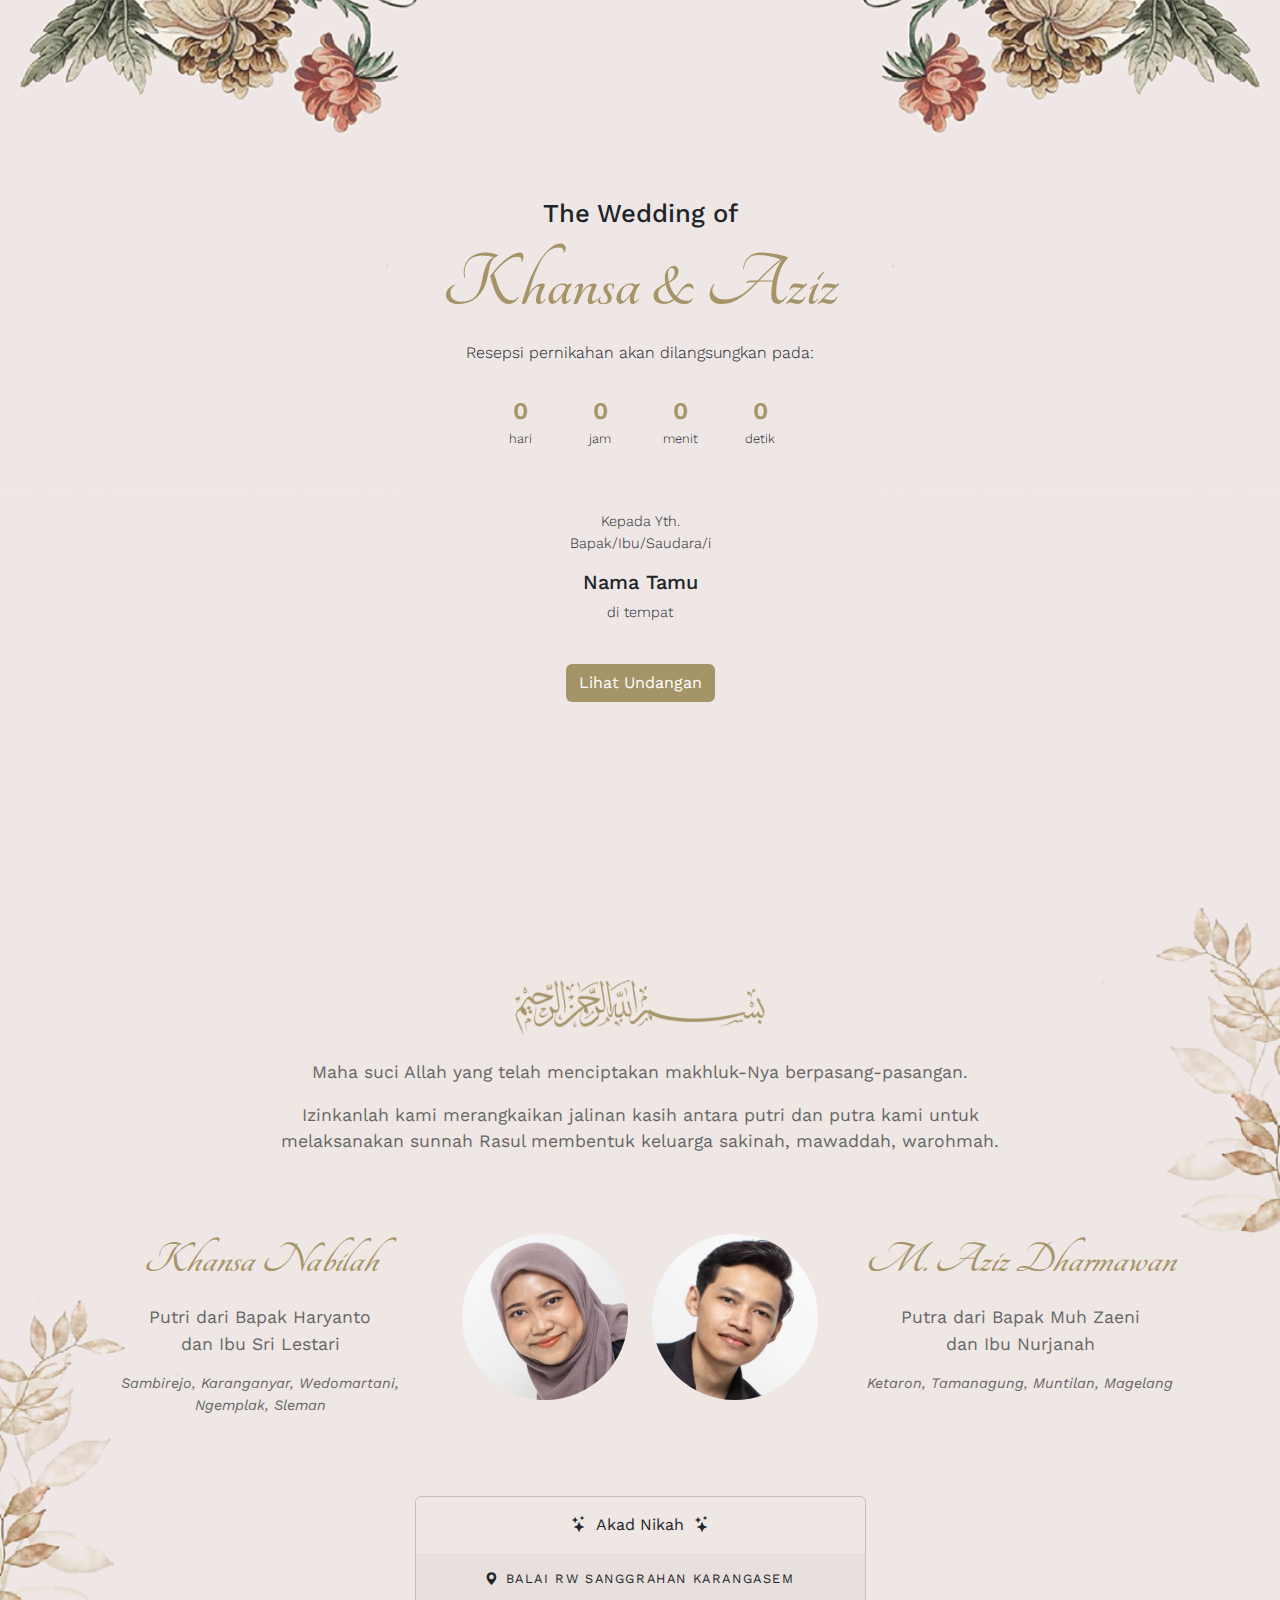
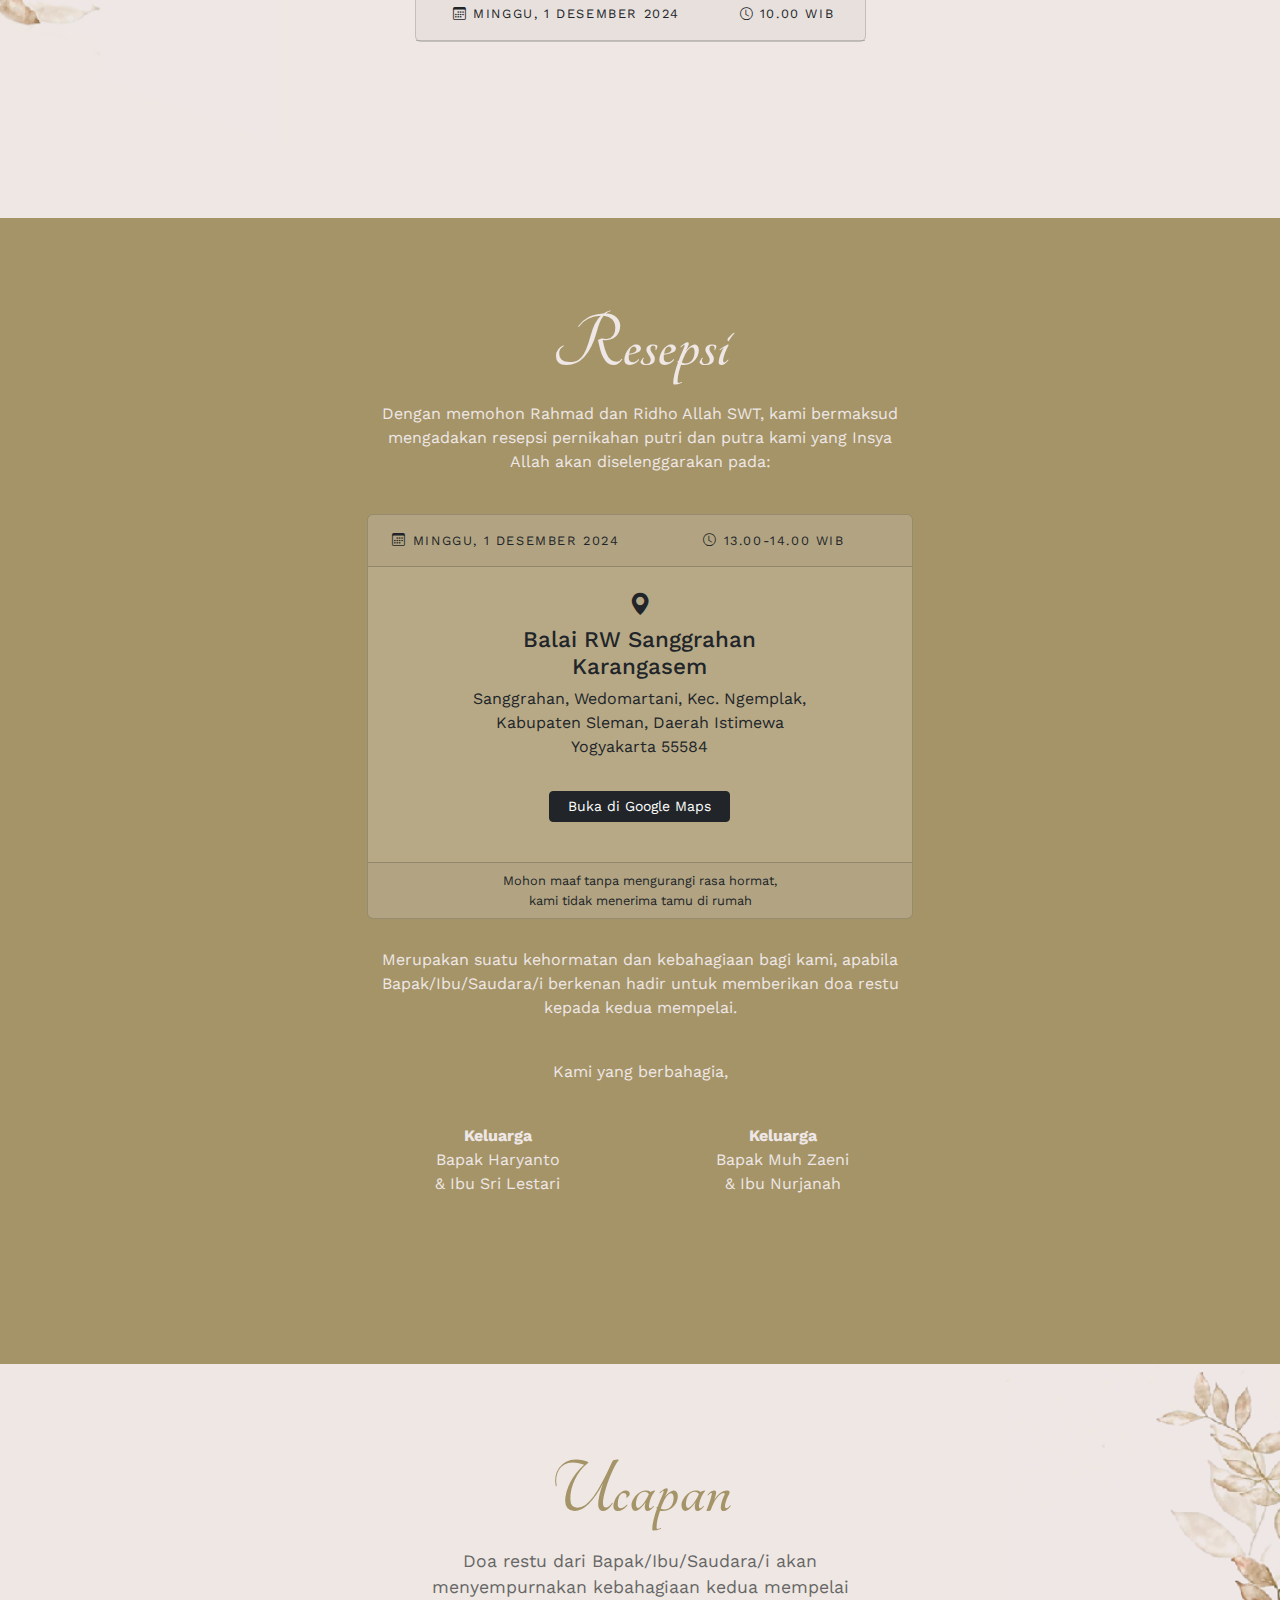
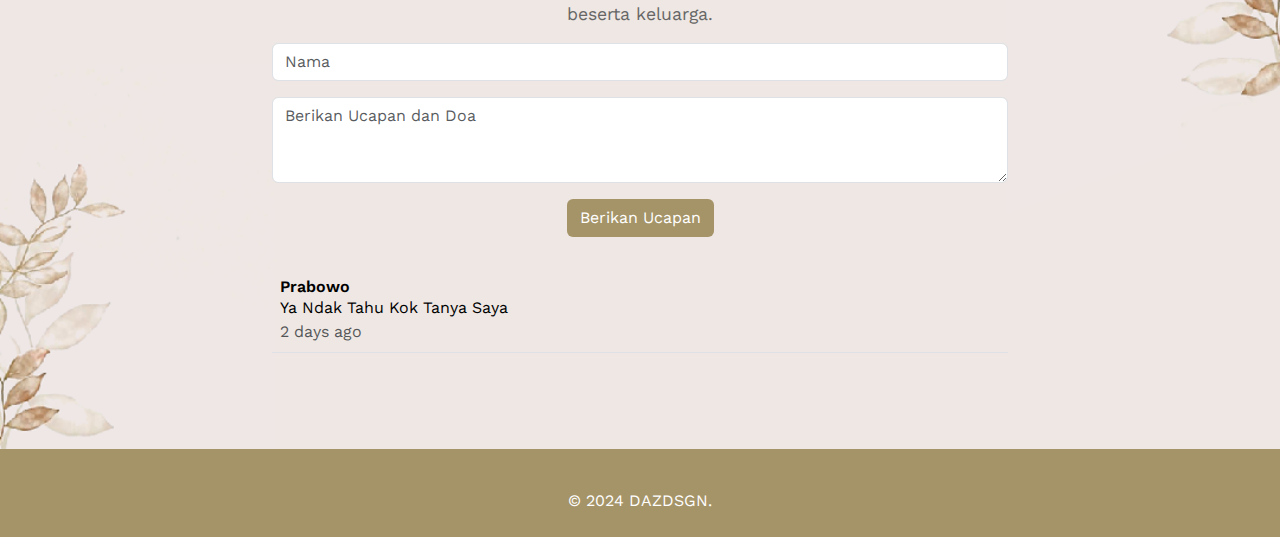
<file: index.html>
<!doctype html>
<html lang="en">
  <head>
    <meta charset="utf-8">
    <meta name="viewport" content="width=device-width, initial-scale=1">
    <title>Khansa and Aziz Wedding</title>
    <link href="https://cdn.jsdelivr.net/npm/bootstrap@5.3.3/dist/css/bootstrap.min.css" rel="stylesheet" integrity="sha384-QWTKZyjpPEjISv5WaRU9OFeRpok6YctnYmDr5pNlyT2bRjXh0JMhjY6hW+ALEwIH" crossorigin="anonymous">
    <link rel="preconnect" href="https://fonts.googleapis.com">
    <link rel="preconnect" href="https://fonts.gstatic.com" crossorigin>
    <link href="https://fonts.googleapis.com/css2?family=Tangerine:wght@400;700&family=Work+Sans:ital,wght@0,100..900;1,100..900&display=swap" rel="stylesheet">
    <link rel="stylesheet" href="style.css">
    <link rel="stylesheet" href="countdown/simplyCountdown.theme.default.css"/>
    <!-- bootstrap icons -->
    <link rel="stylesheet" href="https://cdn.jsdelivr.net/npm/bootstrap-icons@1.11.3/font/bootstrap-icons.min.css">

  </head>
  <body onload="loadComments()">
    <section id="hero" class="hero w-100 h-100 mx-auto text-center d-flex justify-content-center align-items-center">
        <main>
            <h4>The Wedding of</h4>
            <h1>Khansa & Aziz</h1>
            <p>Resepsi pernikahan akan dilangsungkan pada:</p>
            <div class="simply-countdown"></div>
            
            <div class="kepada">
              <p>Kepada Yth. <br> Bapak/Ibu/Saudara/i</p>
              <h5>Nama Tamu</h5>
              <p>di tempat</p>
            </div>
            <a href="#home" class="btn btn-md mt-4" onclick="enableScroll()">Lihat Undangan</a>
        </main>
    </section>

    <section id="home" class="home w-100 h-100 text-center d-flex justify-content-center align-items-center">
      <div class="container">

        <div class="row justify-content-center">
          
          <div class="col-md-8 text-center">
            <!-- <h2>Assamu’alaikum Wr. Wb.</h2> -->
            
            <!-- <h3>Assamu’alaikum Warahmatullahi Wr. Wb.</h3> -->
            <img src="img/bismillah.png" class="img-responsive" width="250" alt="">
            <br><br>
            <p> Maha suci Allah yang telah menciptakan makhluk-Nya berpasang-pasangan. 
              </p><p>
              Izinkanlah kami merangkaikan jalinan kasih antara putri dan putra kami untuk melaksanakan sunnah Rasul membentuk keluarga sakinah, mawaddah, warohmah.</p>
          </div>
        </div>

        <div class="row couple mt-5 my-5">
          <div class="col-lg-6 my-3">
            <div class="row">
              <div class="col-8">
                <h3>Khansa Nabilah</h3>
                <p>Putri dari Bapak Haryanto <br> dan Ibu Sri Lestari</p>
                <p class="alamat-rumah"><i>Sambirejo, Karanganyar, Wedomartani, Ngemplak, Sleman</i></p>

              </div>
              <div class="col-4">
                <img src="img/khansa.png" alt="Aziz Dharma" class="img-responsive rounded-circle">
              </div>
            </div>
          </div>

          <div class="col-lg-6 my-3">
            <div class="row">
              <div class="col-4">
                <img src="img/aziz.png" alt="Khansa Nabilah" class="img-responsive rounded-circle">
              </div>
              <div class="col-8">
                <h3>M. Aziz Dharmawan</h3>
                <p>Putra dari Bapak Muh Zaeni <br> dan Ibu Nurjanah</p>
                <p class="alamat-rumah"><i>Ketaron, Tamanagung, Muntilan, Magelang</i></p>
              </div>
            </div>
          </div>
        </div>

        <div class="row justify-content-center ">
          <div class="col-md-5 col-10">
          <div class="card text-center bg-transparent">
            
            <div class="card-body">
              <!-- <h4> Akad </h4> -->
              <i class="bi bi-stars"></i>&nbsp Akad Nikah &nbsp<i class="bi bi-stars"></i>
            </div>
            <div class="card-header">
              <div class="row justify-content-center">
                <div class="col-md-12 mt-2 my-2">
                  <i class="bi bi-geo-alt-fill"></i>
                  <span>Balai RW Sanggrahan Karangasem</span> 
                </div>
                <div class="col-md-8 mt-2 my-2">
                  <i class="bi bi-calendar3 "></i>
                  <span>Minggu, 1 Desember 2024</span>
                </div>
                <div class="col-md-4 mt-2 my-2">
                  <i class="bi bi-clock "></i>
                  <span>10.00 WIB</span>
                </div>
              </div>
            </div>   
          </div>

        </div>
        </div>

        <br><br><br><br>

      </div>
    </section>

    <section id="info" class="info">
      <div class="container">
        <div class="row justify-content-center">
          <div class="col-md-6 col-10 text-center">
            
            <h2>Resepsi</h2>
            <p class="alamat">
              Dengan memohon Rahmad dan Ridho Allah SWT, kami bermaksud mengadakan resepsi pernikahan putri dan putra kami yang Insya Allah akan diselenggarakan pada:
            </p>

              <br>
              <div class="card text-center bg-transparent">
                <div class="card-header">
                  <div class="row justify-content-center">
                    <div class="col-md-6 mt-2 my-2">
                      <i class="bi bi-calendar3 "></i>
                      <span>Minggu, 1 Desember 2024</span>
                    </div>
                    <div class="col-md-6 mt-2 my-2">
                      <i class="bi bi-clock "></i>
                      <span>13.00-14.00 WIB</span>
                    </div>
                  </div>
                </div>
                <div class="card-body">
                  <!-- <h5 class="card-title">Resepsi</h5> -->
                  <div class="row justify-content-center">
                    
                    <div class="col-md-8 my-2">
                      <h4><i class="bi bi-geo-alt-fill"></i></h4>
                      <h4>Balai RW Sanggrahan Karangasem</h4>
                      <p>
                        Sanggrahan, Wedomartani, Kec. Ngemplak, Kabupaten Sleman, Daerah Istimewa Yogyakarta 55584
                    </p>
                    <a href="https://maps.app.goo.gl/jjqd51BHXH2yLbBe8" target="_blank" class="btn btn-dark btn-sm my-3">&nbsp Buka di Google Maps &nbsp</a>
                    </div>
                    
                  </div>
                </div>
                <div class="card-footer">
                  <span>Mohon maaf tanpa mengurangi rasa hormat,<br> kami tidak menerima tamu di rumah</span>
                </div>  
  
              </div>
              <br>
            
            <p class="alamat">
              Merupakan suatu kehormatan dan kebahagiaan bagi kami, apabila Bapak/Ibu/Saudara/i berkenan hadir untuk memberikan doa restu kepada kedua mempelai. 
             </p>
             <br>
             <p class="alamat">
              Kami yang berbahagia,
             </p>
             <br>
             <div class="row">
              <div class="col-6">
                <p class="alamat">
                  <b>Keluarga</b> <br>Bapak Haryanto <br>& Ibu Sri Lestari
                 </p>
              </div><div class="col-6">
                <p class="alamat">
                  <b>Keluarga</b> <br>Bapak Muh Zaeni <br>& Ibu Nurjanah
                 </p>
              </div>
             </div>
             

          </div>
        </div>

        <div class="row justify-content-center mt-4">
          

          <div class="col-md-5 col-10">



          </div>
        </div>
      </div>
    </section>

    <section id="gift" class="gift text-center d-flex justify-content-center align-items-center">
      <div class="container">
        <div class="row justify-content-center">
          
          <div class="col-md-5 text-center">
            <h2>Ucapan</h2>
            <p>Doa restu dari Bapak/Ibu/Saudara/i akan menyempurnakan kebahagiaan kedua mempelai beserta keluarga.</p>
          </div>
          <div class="col-md-8">

            <form action="" id="commentForm">
              <div class="mb-3">
                <input type="text" class="form-control" id="nama" placeholder="Nama" required>
              </div>
              <div class="mb-3">
                <textarea class="form-control" id="ucapan" rows="3" placeholder="Berikan Ucapan dan Doa" required></textarea>
              </div>
              <!-- <select class="form-select" aria-label="Default select example" name="konfirmasi" id="konfirmasi" required>
                <option value="">Konfirmasi Kehadiran</option>
                <option value="hadir">Hadir</option>
                <option value="tidak">Tidak Hadir</option>
                <option value="ragu">Masih Ragu</option>
              </select>
              <br> -->
              <button type="submit" value="Submit" class="btn btn-emas">Berikan Ucapan</button>
            </form>

          </div>
          <div id="response"></div>
       
          <div class="col-md-8 ucapan">
            <table class="table bg-transparent ">
              <tbody>

                <tr>
                  <td class="bg-transparent">
                    <h6>Prabowo</h6>
                    <span class="pesan-ucapan">Ya Ndak Tahu Kok Tanya Saya</span>
                    <span class="text-body-secondary d-block">2 days ago</span>
                  </td>
                </tr> 

                <div id="commentSection"></div>
              
              </tbody>
            </table>
          </div>
        </div>

      </div>
    </section>

    <footer class="btn-emas text-white">
      <div class="container py-4">

        
        <!-- Copyright -->
        <div class="text-center mt-3">
          <p class="mb-0">&copy; 2024 DAZDSGN.</p>
        </div>
    
      </div>
    </footer>

    <script src="https://cdn.jsdelivr.net/npm/bootstrap@5.3.3/dist/js/bootstrap.bundle.min.js" integrity="sha384-YvpcrYf0tY3lHB60NNkmXc5s9fDVZLESaAA55NDzOxhy9GkcIdslK1eN7N6jIeHz" crossorigin="anonymous"></script>
    <script src="countdown/simplyCountdown.min.js"></script>
    
    
    <script>
        async function loadComments() {
            const dataURL = 'https://script.google.com/macros/s/AKfycbwYgLbTK56H_FguIEOr0iOEp_EYZpTCb8pvjYBlLyo/exec'; // Gunakan URL yang benar di sini
            try {
                const response = await fetch(dataURL);
                if (!response.ok) {
                    throw new Error('Network response was not ok');
                }
                const comments = await response.json();

                const commentSection = document.getElementById('commentSection');
                commentSection.innerHTML = ''; // Kosongkan elemen sebelumnya

                comments.forEach(comment => {
                    const commentDiv = document.createElement('div');
                    commentDiv.classList.add('comment');

                    commentDiv.innerHTML = `
                        <tr>
                          <td class="bg-transparent">
                            <h6>${comment.nama}</h6>
                            <span class="pesan-ucapan">${comment.ucapan}</span>
                            <span class="text-body-secondary d-block">(${new Date(comment.waktu).toLocaleString()}):</span>
                          </td>
                        </tr> 
                    `;

                    commentSection.appendChild(commentDiv);
                });
            } catch (error) {
                console.error('Gagal memuat komentar:', error);
            }
        }

    </script>

    
    <script>
      document.getElementById('commentForm').addEventListener('submit', function(e) {
          e.preventDefault();

          // Ambil data dari form
          const nama = document.getElementById('nama').value;
          const ucapan = document.getElementById('ucapan').value;

          // URL web app dari Google Apps Script
          const scriptURL = 'https://script.google.com/macros/s/AKfycbzj4sMkIr86SfSPRWTqxU43RF6zNRL2SNjz2KoDPVbQRyyAJ5334cahHhfnMrDQH_Nn/exec';

          // Kirim data ke Google Sheets
          fetch(scriptURL, {
              method: 'POST',
              headers: { 'Content-Type': 'application/x-www-form-urlencoded' },
              body: new URLSearchParams({
                  'nama': nama,
                  'ucapan': ucapan
              })
          })
          .then(response => response.text())
          .then(data => {
              document.getElementById('response').innerText = data;
              document.getElementById('nama').value = '';
              document.getElementById('ucapan').value = '';
          })
          .catch(error => console.error('Error!', error));
      });
    </script>
   
    
    <script>
      simplyCountdown('.simply-countdown', {
            year: 2024, // required
            month: 12, // required
            day: 1, // required
            hours: 13, // Default is 0 [0-23] integer
            words: { //words displayed into the countdown
                days: { singular: 'hari', plural: 'hari' },
                hours: { singular: 'jam', plural: 'jam' },
                minutes: { singular: 'menit', plural: 'menit' },
                seconds: { singular: 'detik', plural: 'detik' }
            },
      })
    </script>
    
    
    <script>
      const rootElement = document.querySelector(":root");

      function disableScroll(){
        const scrollTop = window.pageYOffset || document.documentElement.scrollTop;
        const scrollLeft = window.pageXOffset || document.documentElement.scrollLeft;

        window.onscroll = function() {
          window.scrollTo(scrollTop, scrollLeft);
        }
        
        rootElement.style.scrollBehavior = 'auto';
      }

      function enableScroll() {
        window.onscroll = function() {
          rootElement.style.scrollBehavior = 'smooth';
        }
      }

      // disableScroll();
    </script>
  </body>
</html>
</file>
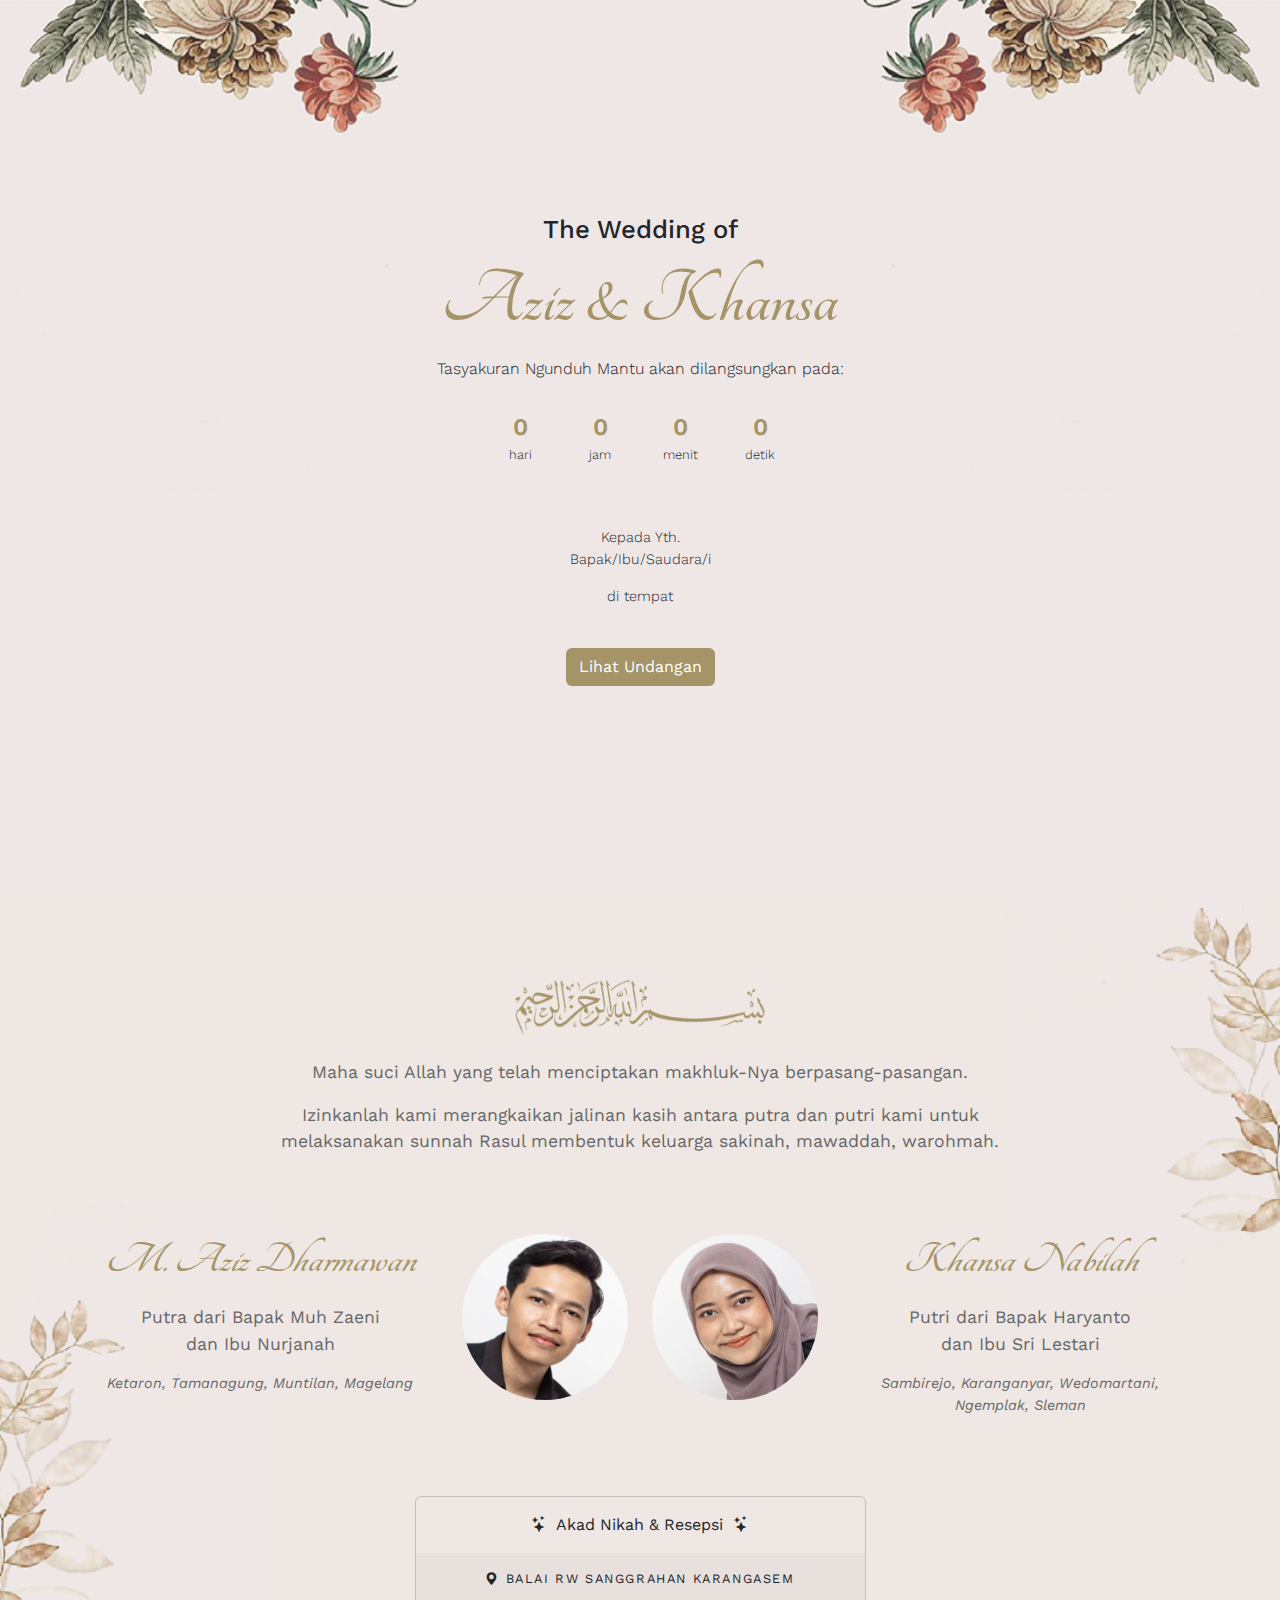
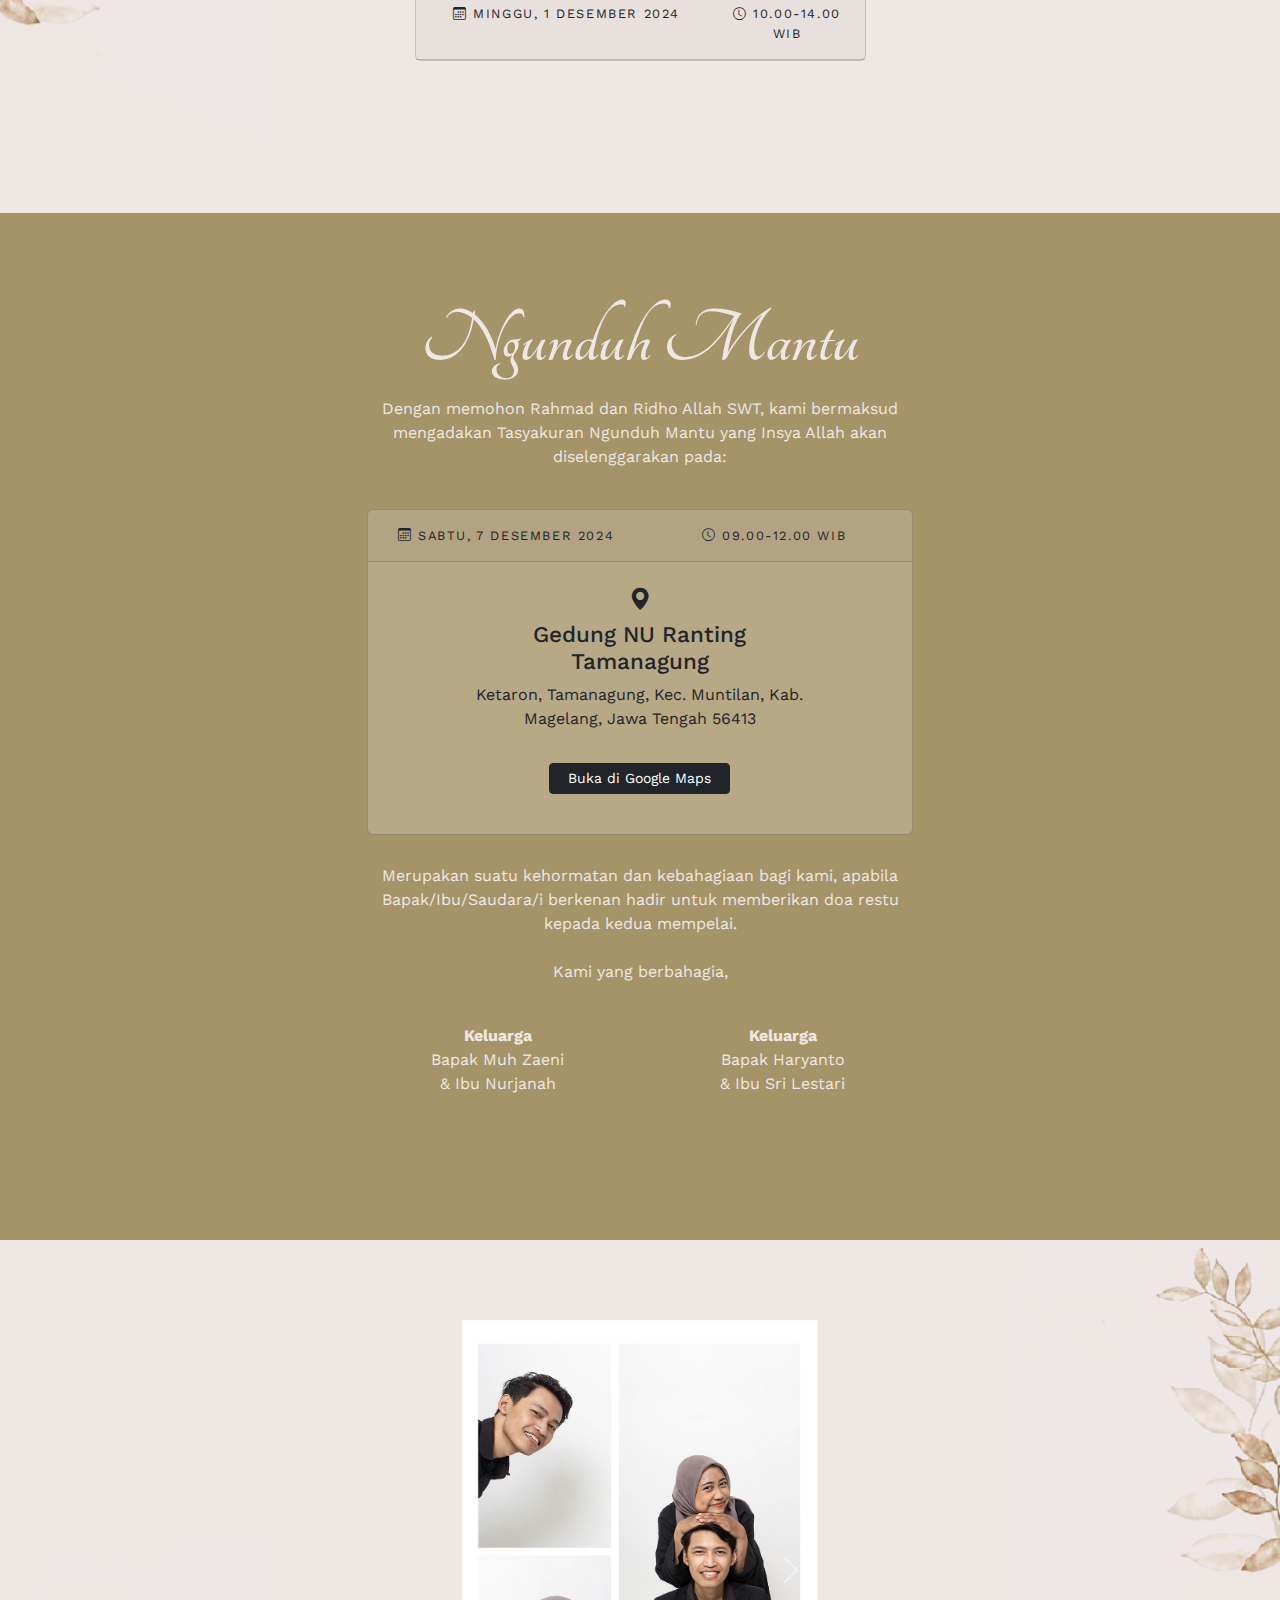
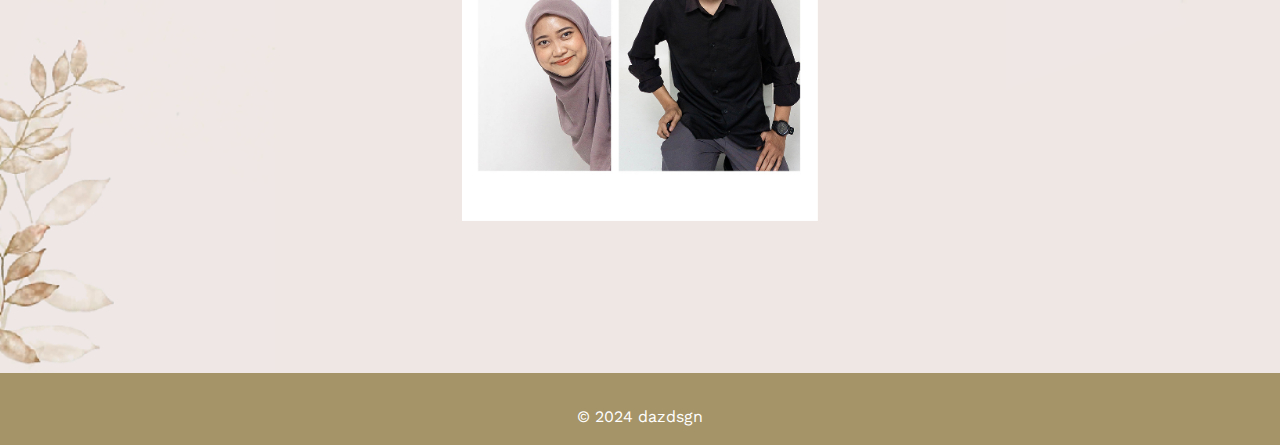
<file: ngund/index.html>
<!doctype html>
<html lang="en">
  <head>
    <meta charset="utf-8">
    <meta name="viewport" content="width=device-width, initial-scale=1">
    <title>Tasyakuran Ngunduh Mantu | Khansa & Aziz Wedding</title>
    
    <meta property="og:title" content="Tasyakuran Ngunduh Mantu | Khansa & Aziz" />
    <!-- Description of the link -->
    <meta property="og:description" content="Sabtu, 7 Desember 2024 di Muntilan" />
    <!-- URL of the page -->
    <meta property="og:url" content="https://www.daz.biz.id/" />
    <!-- Type of content, usually "website" -->
    <meta property="og:type" content="website" />
    <!-- Thumbnail image URL -->
    <meta property="og:image" content="../img/resepsi-thumbnail.png" />
    <!-- Optional: Image dimensions -->
    <meta property="og:image:width" content="1200" />
    <meta property="og:image:height" content="630" />
    
    <link rel="icon" href="../img/fav.png" type="image/x-icon">
    <link href="https://cdn.jsdelivr.net/npm/bootstrap@5.3.3/dist/css/bootstrap.min.css" rel="stylesheet" integrity="sha384-QWTKZyjpPEjISv5WaRU9OFeRpok6YctnYmDr5pNlyT2bRjXh0JMhjY6hW+ALEwIH" crossorigin="anonymous">
    <link rel="preconnect" href="https://fonts.googleapis.com">
    <link rel="preconnect" href="https://fonts.gstatic.com" crossorigin>
    <link href="https://fonts.googleapis.com/css2?family=Tangerine:wght@400;700&family=Work+Sans:ital,wght@0,100..900;1,100..900&display=swap" rel="stylesheet">
    <link rel="stylesheet" href="../style.css">
    <link rel="stylesheet" href="../countdown/simplyCountdown.theme.default.css"/>
    <link rel="stylesheet" href="https://cdn.jsdelivr.net/npm/bootstrap-icons@1.11.3/font/bootstrap-icons.min.css">

    <script>
      function displayNama() {
        const params = new URLSearchParams(window.location.search);
        const nama = params.get('nama');
        if (nama) {
            document.getElementById("nama_display").textContent = nama;
            document.getElementById("nama").value = nama; // Set the value of the input field
            document.getElementById("nama").readOnly = true; // Make the input field read-only
        }
      }

      window.onload = displayNama;
    </script>
  </head>
  <body>
    <section id="hero" class="hero w-100 h-100 mx-auto text-center d-flex justify-content-center align-items-center">
      <main>
        <h4>The Wedding of</h4>
        <h1>Aziz & Khansa</h1>
        <p>Tasyakuran Ngunduh Mantu akan dilangsungkan pada:</p>
        <div class="simply-countdown"></div>
        <div class="kepada">
          <p>Kepada Yth. <br> Bapak/Ibu/Saudara/i</p>
          <h5><div id="nama_display"></div></h5>
          <p>di tempat</p>
        </div>
        <a href="#home" class="btn btn-md mt-4" onclick="enableScroll()">Lihat Undangan</a>
      </main>
    </section>

    <section id="home" class="home w-100 h-100 text-center d-flex justify-content-center align-items-center">
      <div class="container">
        <div class="row justify-content-center">
          
          <div class="col-md-8 text-center">
            <img src="../img/bismillah.png" class="img-responsive" width="250" alt="">
            <br><br>
            <p> Maha suci Allah yang telah menciptakan makhluk-Nya berpasang-pasangan.</p>
            <p>Izinkanlah kami merangkaikan jalinan kasih antara putra dan putri kami untuk melaksanakan sunnah Rasul membentuk keluarga sakinah, mawaddah, warohmah.</p>
          </div>
        </div>
        <div class="row couple mt-5 my-5">
          <div class="col-lg-6 my-3">
            <div class="row">
              <div class="col-8">
                <h3>M. Aziz Dharmawan</h3>
                <p>Putra dari Bapak Muh Zaeni <br> dan Ibu Nurjanah</p>
                <p class="alamat-rumah"><i>Ketaron, Tamanagung, Muntilan, Magelang</i></p>
              </div>
              <div class="col-4">
                <img src="../img/aziz.png" alt="Khansa Nabilah" class="img-responsive rounded-circle">
              </div>
            </div>
          </div>
          <div class="col-lg-6 my-3">
            <div class="row">
              <div class="col-4">
                <img src="../img/khansa.png" alt="Aziz Dharma" class="img-responsive rounded-circle">
              </div>
              <div class="col-8">
                <h3>Khansa Nabilah</h3>
                <p>Putri dari Bapak Haryanto <br> dan Ibu Sri Lestari</p>
                <p class="alamat-rumah"><i>Sambirejo, Karanganyar, Wedomartani, Ngemplak, Sleman</i></p>
              </div>
            </div>
          </div>
        </div>
        <div class="row justify-content-center ">
          <div class="col-md-5 col-10">
            <div class="card text-center bg-transparent">
              <div class="card-body">
                <i class="bi bi-stars"></i>&nbsp Akad Nikah & Resepsi &nbsp<i class="bi bi-stars"></i>
              </div>
              <div class="card-header">
                <div class="row justify-content-center">
                  <div class="col-md-12 mt-2 my-2">
                    <i class="bi bi-geo-alt-fill"></i>
                    <span>Balai RW Sanggrahan Karangasem</span> 
                  </div>
                  <div class="col-md-8 mt-2 my-2">
                    <i class="bi bi-calendar3 "></i>
                    <span>Minggu, 1 Desember 2024</span>
                  </div>
                  <div class="col-md-4 mt-2 my-2">
                    <i class="bi bi-clock "></i>
                    <span>10.00-14.00 WIB</span>
                  </div>
                </div>
              </div>   
            </div>
          </div>
        </div>
        <br><br><br>
      </div>
    </section>

    <section id="info" class="info">
      <div class="container">
        <div class="row justify-content-center">
          <div class="col-md-6 col-10 text-center">
            <h2>Ngunduh Mantu</h2>
            <p class="alamat">Dengan memohon Rahmad dan Ridho Allah SWT, kami bermaksud mengadakan Tasyakuran Ngunduh Mantu yang Insya Allah akan diselenggarakan pada:</p>
            <br>
            <div class="card text-center bg-transparent">
              <div class="card-header">
                <div class="row justify-content-center">
                  <div class="col-md-6 mt-2 my-2">
                    <i class="bi bi-calendar3 "></i>
                    <span>Sabtu, 7 Desember 2024</span>
                  </div>
                  <div class="col-md-6 mt-2 my-2">
                    <i class="bi bi-clock "></i>
                    <span>09.00-12.00 WIB</span>
                  </div>
                </div>
              </div>
              <div class="card-body">
                <div class="row justify-content-center">
                  <div class="col-md-8 my-2">
                    <h4><i class="bi bi-geo-alt-fill"></i></h4>
                    <h4>Gedung NU Ranting Tamanagung</h4>
                    <p>Ketaron, Tamanagung, Kec. Muntilan, Kab. Magelang, Jawa Tengah 56413</p>
                    <a href="https://maps.app.goo.gl/owF8EVTJAhkguamV7" target="_blank" class="btn btn-dark btn-sm my-3">&nbsp Buka di Google Maps &nbsp</a>
                  </div>
                </div>
              </div>
              <!-- <div class="card-footer">
                <span>Mohon maaf tanpa mengurangi rasa hormat,<br> kami tidak menerima tamu di rumah</span>
              </div>   -->
            </div>
            <br>
            <p class="alamat">
              Merupakan suatu kehormatan dan kebahagiaan bagi kami, apabila Bapak/Ibu/Saudara/i berkenan hadir untuk memberikan doa restu kepada kedua mempelai. 
              <br><br>
              Kami yang berbahagia,
            </p>
            <br>
            <div class="row">
              <div class="col-6">
                <p class="alamat">
                  <b>Keluarga</b>
                  <br>Bapak Muh Zaeni <br>& Ibu Nurjanah
                </p>
              </div>
              <div class="col-6">
                <p class="alamat">
                  <b>Keluarga</b>
                  <br>Bapak Haryanto <br>& Ibu Sri Lestari
                </p>
              </div>
            </div>
          </div>
        </div>
      </div>
    </section>

    <section id="gift" class="gift text-center d-flex justify-content-center align-items-center">
      <div class="container">
        <!-- <div class="row justify-content-center">
          
          <div class="col-md-5 text-center">
            <h2>Rsvp & Ucapan</h2>
            <p>Doa restu dari Bapak/Ibu/Saudara/i akan menyempurnakan kebahagiaan kedua mempelai beserta keluarga.</p>
          </div>
          <div class="col-md-8">
            <form method="POST" action="proses.php">
              <div class="mb-3">
                <input type="text" class="form-control" id="nama" name="nama" placeholder="Nama" required>
              </div>
              <div class="mb-3">
                <textarea class="form-control" id="ucapan" name="ucapan" rows="3" placeholder="Berikan Ucapan dan Doa" required></textarea>
              </div>
              <select class="form-select" id="konfirmasi" name="konfirmasi" required>
                <option value="">Konfirmasi Kehadiran</option>
                <option value="1">Hadir</option>
                <option value="2">Tidak Hadir</option>
                <option value="3">Masih Ragu</option>
              </select>
              <br>
              <button type="submit" value="Submit" class="btn btn-emas">Berikan Ucapan</button>
            </form>
          </div>
          <div id="response"></div>
          <div class="col-md-8 ucapan">
            <div class="d-flex flex-column flex-md-row gap-4 align-items-center justify-content-center">
              <div class="list-group">

                <?php
                //$conn = new mysqli("localhost", "root", "", "wedding_khansa_aziz");
                $conn = new mysqli("127.0.0.1", "khdbdneq_aziz", "khansacantik", "khdbdneq_wedding_khansa_aziz");

                if ($conn->connect_error) {
                    die("Koneksi gagal: " . $conn->connect_error);
                }

                $sql = "SELECT nama, ucapan, konfirmasi, reg_date FROM kehadiran ORDER BY id DESC";
                $result = $conn->query($sql);

                if ($result->num_rows > 0) {
                    while($row = $result->fetch_assoc()) {

                      $reg_date = strtotime($row["reg_date"]);
                      $today = strtotime('today');
                      $yesterday = strtotime('yesterday');

                      if (date('Y-m-d', $reg_date) == date('Y-m-d', $today)) {
                          $formatted_date = "Hari ini";
                      } elseif (date('Y-m-d', $reg_date) == date('Y-m-d', $yesterday)) {
                          $formatted_date = "Kemarin";
                      } else {
                          $formatted_date = date('j F Y', $reg_date);
                      }

                      $rsvp = ($row["konfirmasi"]);

                      if ($rsvp == '1') {
                        $rsvp = "Akan hadir";
                      } elseif ($rsvp == '2') {
                        $rsvp = "Belum bisa hadir";
                      } else {
                        $rsvp = "Masih ragu";
                      } 
                      
                      echo "<div class='list-group-item list-group-item-action d-flex gap-3 py-3' aria-current='true'>
                              <img src='../img/ava.png' alt='twbs' width='40' height='40' class='rounded-circle flex-shrink-0'>
                              <div class='d-flex gap-2 w-100 justify-content-between'>
                                <div>
                                  <h6 class='mb-0'>" . $row["nama"] . "</h6>
                                  <p class=''>" . $row["ucapan"] . "</p>
                                </div>
                                <small class='opacity-50 text-nowrap'>"
                                . $rsvp . 
                                "</small>
                              </div>
                            </div>";
                    }
                } else {
                    echo "Tidak ada komentar.";
                }

                $conn->close();
                ?>
                
              </div>
            </div>
          </div>
        </div>
        <br><br><br> -->
        <div class="row justify-content-center">
          <div class="col-lg-4 col-md-12">
            <div id="carouselExampleAutoplaying" class="carousel slide" data-bs-ride="carousel">
              <div class="carousel-inner">
                <div class="carousel-item active">
                  <img src="../img/studio (1).jpg" class="d-block w-100" alt="...">
                </div>
                <div class="carousel-item">
                  <img src="../img/studio (2).jpg" class="d-block w-100" alt="...">
                </div>
                <div class="carousel-item">
                  <img src="../img/studio (3).jpg" class="d-block w-100" alt="...">
                </div>
                <div class="carousel-item">
                  <img src="../img/studio (4).jpg" class="d-block w-100" alt="...">
                </div>
                <div class="carousel-item">
                  <img src="../img/studio (5).jpg" class="d-block w-100" alt="...">
                </div>
                <div class="carousel-item">
                  <img src="../img/studio (6).jpg" class="d-block w-100" alt="...">
                </div>
                <div class="carousel-item">
                  <img src="../img/studio (7).jpg" class="d-block w-100" alt="...">
                </div>
                <div class="carousel-item">
                  <img src="../img/studio (8).jpg" class="d-block w-100" alt="...">
                </div>
                <div class="carousel-item">
                  <img src="../img/studio (9).jpg" class="d-block w-100" alt="...">
                </div>

              </div>
              <button class="carousel-control-prev" type="button" data-bs-target="#carouselExampleAutoplaying" data-bs-slide="prev">
                <span class="carousel-control-prev-icon" aria-hidden="true"></span>
                <span class="visually-hidden">Previous</span>
              </button>
              <button class="carousel-control-next" type="button" data-bs-target="#carouselExampleAutoplaying" data-bs-slide="next">
                <span class="carousel-control-next-icon" aria-hidden="true"></span>
                <span class="visually-hidden">Next</span>
              </button>
            </div>
            <br><br><br>
          </div>
        </div>
      </div>
      
    </section>

    <footer class="btn-emas text-white">
      <div class="container py-3">
        <div class="text-center mt-3">
          <p class="mb-0">© 2024 dazdsgn</p>
        </div>
      </div>
    </footer>

    <script src="https://cdn.jsdelivr.net/npm/bootstrap@5.3.3/dist/js/bootstrap.bundle.min.js" integrity="sha384-YvpcrYf0tY3lHB60NNkmXc5s9fDVZLESaAA55NDzOxhy9GkcIdslK1eN7N6jIeHz" crossorigin="anonymous"></script>
    <script src="../countdown/simplyCountdown.min.js"></script>
    
    <script>
      simplyCountdown('.simply-countdown', {
        year: 2024, // required
        month: 12, // required
        day: 7, // required
        hours: 9, // Default is 0 [0-23] integer
        words: { //words displayed into the countdown
            days: { singular: 'hari', plural: 'hari' },
            hours: { singular: 'jam', plural: 'jam' },
            minutes: { singular: 'menit', plural: 'menit' },
            seconds: { singular: 'detik', plural: 'detik' }
        },
      })
    </script>

    <script>
      const rootElement = document.querySelector(":root");

      function disableScroll(){
        const scrollTop = window.pageYOffset || document.documentElement.scrollTop;
        const scrollLeft = window.pageXOffset || document.documentElement.scrollLeft;

        window.onscroll = function() {
          window.scrollTo(scrollTop, scrollLeft);
        }
        
        rootElement.style.scrollBehavior = 'auto';
      }

      function enableScroll() {
        window.onscroll = function() {
          rootElement.style.scrollBehavior = 'smooth';
        }
      }

      // disableScroll();
    </script>
</body>
</html>
</file>
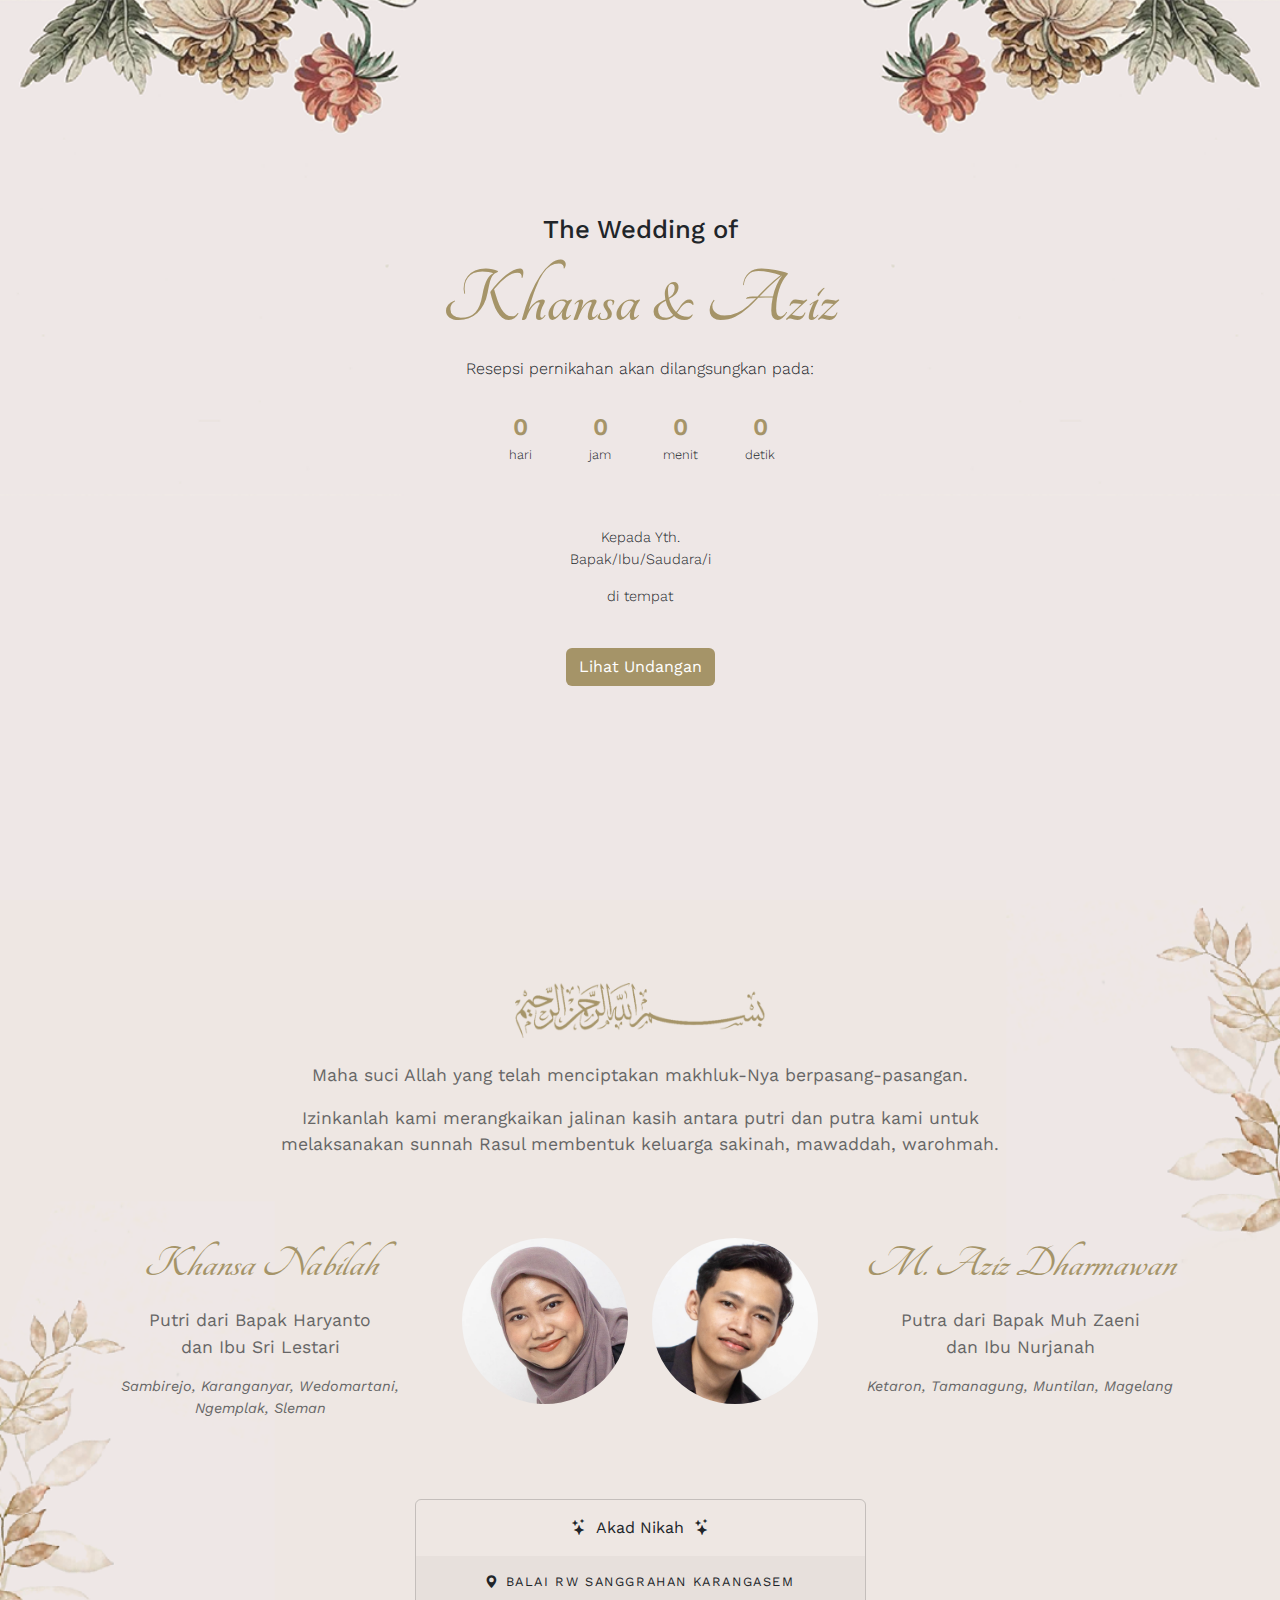
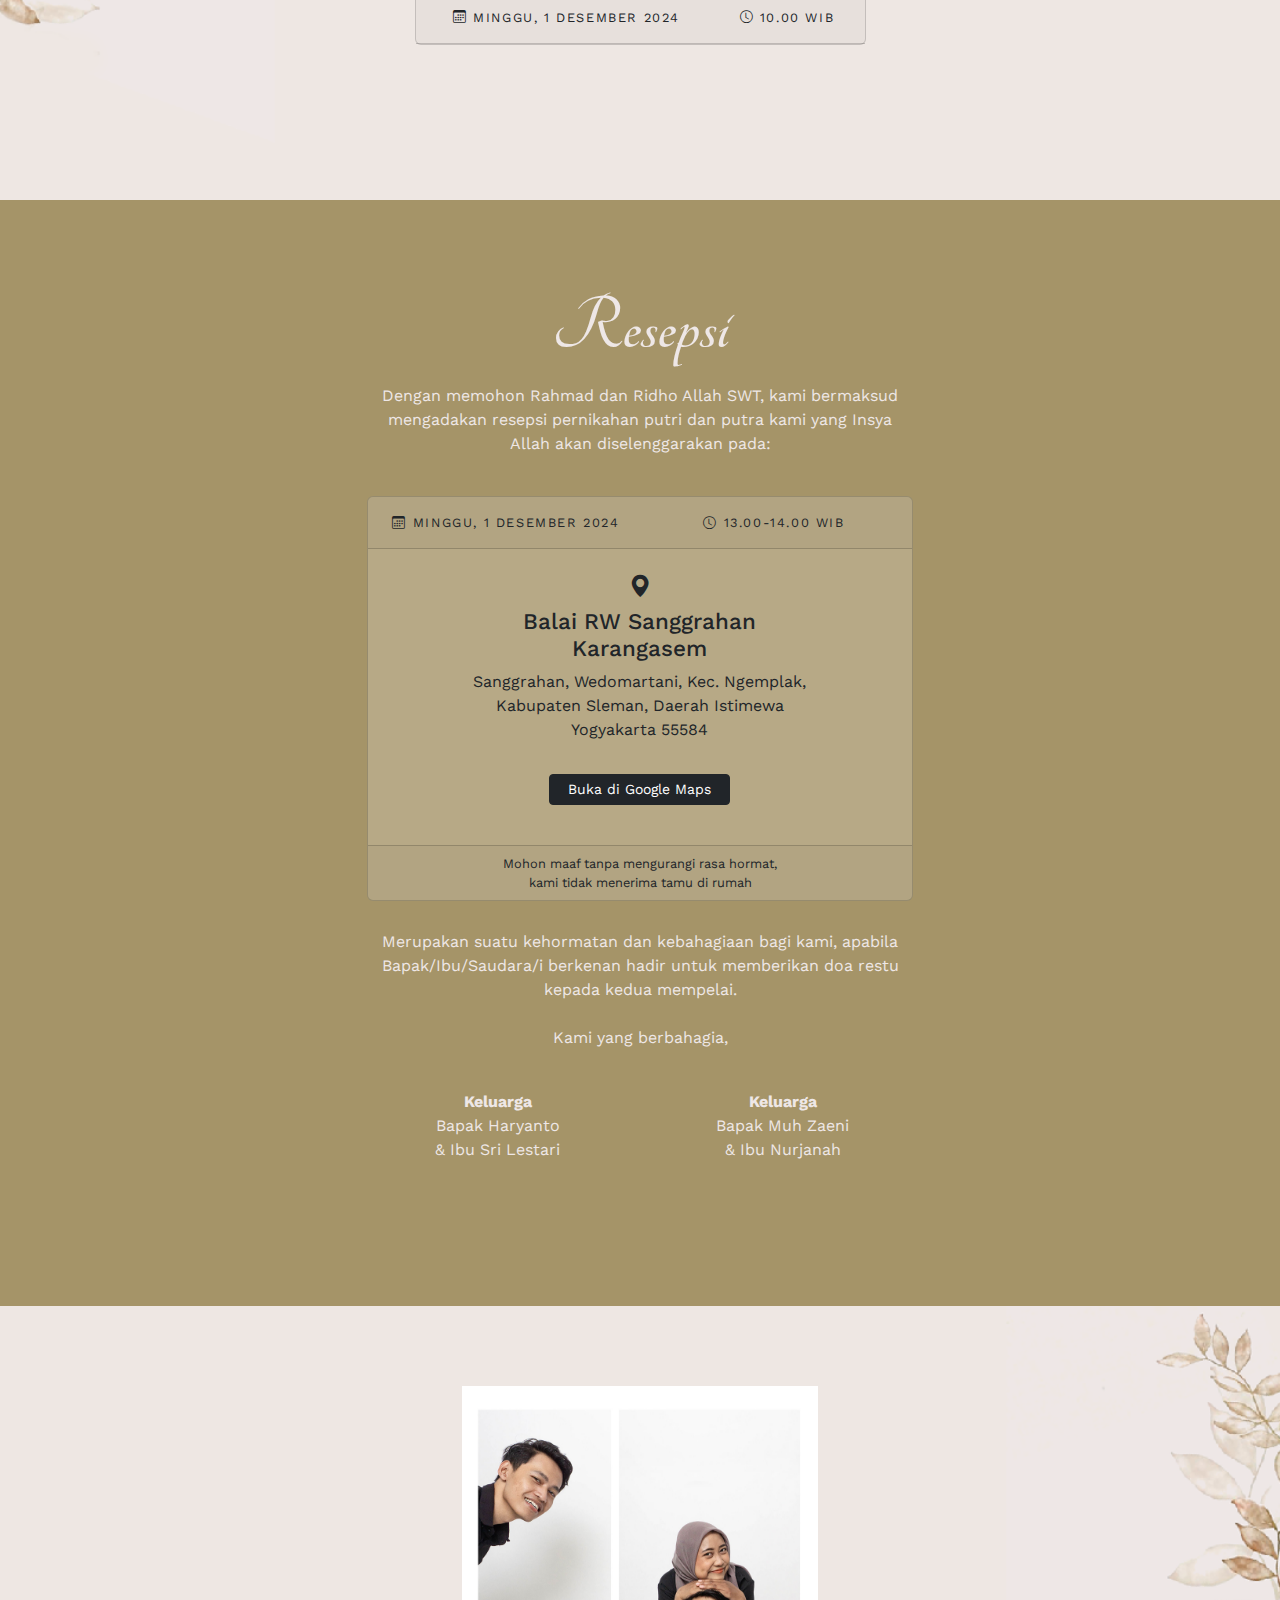
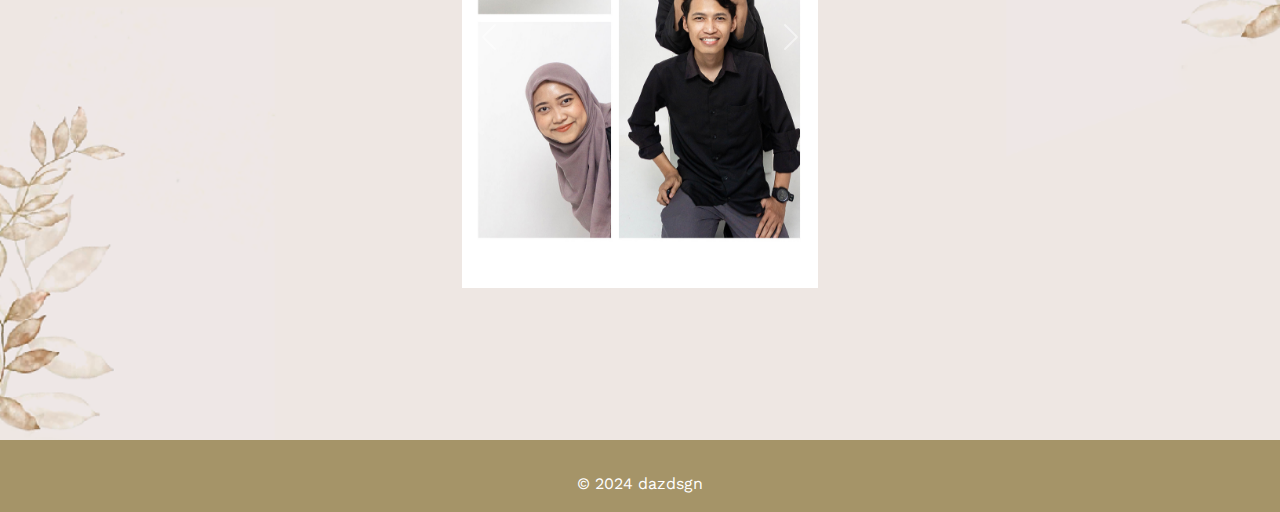
<file: res-du/index.html>
<!doctype html>
<html lang="en">
  <head>
    <meta charset="utf-8">
    <meta name="viewport" content="width=device-width, initial-scale=1">
    <title>Khansa & Aziz Wedding</title>
    
    <meta property="og:title" content="Resepsi | Khansa & Aziz" />
    <!-- Description of the link -->
    <meta property="og:description" content="Minggu, 1 Desember 2024 di Sleman" />
    <!-- URL of the page -->
    <meta property="og:url" content="https://www.daz.biz.id/" />
    <!-- Type of content, usually "website" -->
    <meta property="og:type" content="website" />
    <!-- Thumbnail image URL -->
    <meta property="og:image" content="../img/resepsi-thumbnail.png" />
    <!-- Optional: Image dimensions -->
    <meta property="og:image:width" content="1200" />
    <meta property="og:image:height" content="630" />
    
    <link rel="icon" href="../img/fav.png" type="image/x-icon">
    <link href="https://cdn.jsdelivr.net/npm/bootstrap@5.3.3/dist/css/bootstrap.min.css" rel="stylesheet" integrity="sha384-QWTKZyjpPEjISv5WaRU9OFeRpok6YctnYmDr5pNlyT2bRjXh0JMhjY6hW+ALEwIH" crossorigin="anonymous">
    <link rel="preconnect" href="https://fonts.googleapis.com">
    <link rel="preconnect" href="https://fonts.gstatic.com" crossorigin>
    <link href="https://fonts.googleapis.com/css2?family=Tangerine:wght@400;700&family=Work+Sans:ital,wght@0,100..900;1,100..900&display=swap" rel="stylesheet">
    <link rel="stylesheet" href="../style.css">
    <link rel="stylesheet" href="../countdown/simplyCountdown.theme.default.css"/>
    <link rel="stylesheet" href="https://cdn.jsdelivr.net/npm/bootstrap-icons@1.11.3/font/bootstrap-icons.min.css">

    <script>
      function displayNama() {
        const params = new URLSearchParams(window.location.search);
        const nama = params.get('nama');
        if (nama) {
            document.getElementById("nama_display").textContent = nama;
            document.getElementById("nama").value = nama; // Set the value of the input field
            document.getElementById("nama").readOnly = true; // Make the input field read-only
        }
      }

      window.onload = displayNama;
    </script>
  </head>
  <body>
    <section id="hero" class="hero w-100 h-100 mx-auto text-center d-flex justify-content-center align-items-center">
      <main>
        <h4>The Wedding of</h4>
        <h1>Khansa & Aziz</h1>
        <p>Resepsi pernikahan akan dilangsungkan pada:</p>
        <div class="simply-countdown"></div>
        <div class="kepada">
          <p>Kepada Yth. <br> Bapak/Ibu/Saudara/i</p>
          <h5><div id="nama_display"></div></h5>
          <p>di tempat</p>
        </div>
        <a href="#home" class="btn btn-md mt-4" onclick="enableScroll()">Lihat Undangan</a>
      </main>
    </section>

    <section id="home" class="home w-100 h-100 text-center d-flex justify-content-center align-items-center">
      <div class="container">
        <div class="row justify-content-center">
          
          <div class="col-md-8 text-center">
            <img src="../img/bismillah.png" class="img-responsive" width="250" alt="">
            <br><br>
            <p> Maha suci Allah yang telah menciptakan makhluk-Nya berpasang-pasangan.</p>
            <p>Izinkanlah kami merangkaikan jalinan kasih antara putri dan putra kami untuk melaksanakan sunnah Rasul membentuk keluarga sakinah, mawaddah, warohmah.</p>
          </div>
        </div>
        <div class="row couple mt-5 my-5">
          <div class="col-lg-6 my-3">
            <div class="row">
              <div class="col-8">
                <h3>Khansa Nabilah</h3>
                <p>Putri dari Bapak Haryanto <br> dan Ibu Sri Lestari</p>
                <p class="alamat-rumah"><i>Sambirejo, Karanganyar, Wedomartani, Ngemplak, Sleman</i></p>
              </div>
              <div class="col-4">
                <img src="../img/khansa.png" alt="Aziz Dharma" class="img-responsive rounded-circle">
              </div>
            </div>
          </div>
          <div class="col-lg-6 my-3">
            <div class="row">
              <div class="col-4">
                <img src="../img/aziz.png" alt="Khansa Nabilah" class="img-responsive rounded-circle">
              </div>
              <div class="col-8">
                <h3>M. Aziz Dharmawan</h3>
                <p>Putra dari Bapak Muh Zaeni <br> dan Ibu Nurjanah</p>
                <p class="alamat-rumah"><i>Ketaron, Tamanagung, Muntilan, Magelang</i></p>
              </div>
            </div>
          </div>
        </div>
        <div class="row justify-content-center ">
          <div class="col-md-5 col-10">
            <div class="card text-center bg-transparent">
              <div class="card-body">
                <i class="bi bi-stars"></i>&nbsp Akad Nikah &nbsp<i class="bi bi-stars"></i>
              </div>
              <div class="card-header">
                <div class="row justify-content-center">
                  <div class="col-md-12 mt-2 my-2">
                    <i class="bi bi-geo-alt-fill"></i>
                    <span>Balai RW Sanggrahan Karangasem</span> 
                  </div>
                  <div class="col-md-8 mt-2 my-2">
                    <i class="bi bi-calendar3 "></i>
                    <span>Minggu, 1 Desember 2024</span>
                  </div>
                  <div class="col-md-4 mt-2 my-2">
                    <i class="bi bi-clock "></i>
                    <span>10.00 WIB</span>
                  </div>
                </div>
              </div>   
            </div>
          </div>
        </div>
        <br><br><br>
      </div>
    </section>

    <section id="info" class="info">
      <div class="container">
        <div class="row justify-content-center">
          <div class="col-md-6 col-10 text-center">
            <h2>Resepsi</h2>
            <p class="alamat">Dengan memohon Rahmad dan Ridho Allah SWT, kami bermaksud mengadakan resepsi pernikahan putri dan putra kami yang Insya Allah akan diselenggarakan pada:</p>
            <br>
            <div class="card text-center bg-transparent">
              <div class="card-header">
                <div class="row justify-content-center">
                  <div class="col-md-6 mt-2 my-2">
                    <i class="bi bi-calendar3 "></i>
                    <span>Minggu, 1 Desember 2024</span>
                  </div>
                  <div class="col-md-6 mt-2 my-2">
                    <i class="bi bi-clock "></i>
                    <span>13.00-14.00 WIB</span>
                  </div>
                </div>
              </div>
              <div class="card-body">
                <div class="row justify-content-center">
                  <div class="col-md-8 my-2">
                    <h4><i class="bi bi-geo-alt-fill"></i></h4>
                    <h4>Balai RW Sanggrahan Karangasem</h4>
                    <p>Sanggrahan, Wedomartani, Kec. Ngemplak, Kabupaten Sleman, Daerah Istimewa Yogyakarta 55584</p>
                    <a href="https://maps.app.goo.gl/jjqd51BHXH2yLbBe8" target="_blank" class="btn btn-dark btn-sm my-3">&nbsp Buka di Google Maps &nbsp</a>
                  </div>
                </div>
              </div>
              <div class="card-footer">
                <span>Mohon maaf tanpa mengurangi rasa hormat,<br> kami tidak menerima tamu di rumah</span>
              </div>  
            </div>
            <br>
            <p class="alamat">
              Merupakan suatu kehormatan dan kebahagiaan bagi kami, apabila Bapak/Ibu/Saudara/i berkenan hadir untuk memberikan doa restu kepada kedua mempelai. 
              <br><br>
              Kami yang berbahagia,
            </p>
            <br>
            <div class="row">
              <div class="col-6">
                <p class="alamat">
                  <b>Keluarga</b>
                  <br>Bapak Haryanto <br>& Ibu Sri Lestari
                </p>
              </div>
              <div class="col-6">
                <p class="alamat">
                  <b>Keluarga</b>
                  <br>Bapak Muh Zaeni <br>& Ibu Nurjanah
                </p>
              </div>
            </div>
          </div>
        </div>
      </div>
    </section>

    <section id="gift" class="gift text-center d-flex justify-content-center align-items-center">
      <div class="container">
        <!-- <div class="row justify-content-center">
          
          <div class="col-md-5 text-center">
            <h2>Rsvp & Ucapan</h2>
            <p>Doa restu dari Bapak/Ibu/Saudara/i akan menyempurnakan kebahagiaan kedua mempelai beserta keluarga.</p>
          </div>
          <div class="col-md-8">
            <form method="POST" action="proses.php">
              <div class="mb-3">
                <input type="text" class="form-control" id="nama" name="nama" placeholder="Nama" required>
              </div>
              <div class="mb-3">
                <textarea class="form-control" id="ucapan" name="ucapan" rows="3" placeholder="Berikan Ucapan dan Doa" required></textarea>
              </div>
              <select class="form-select" id="konfirmasi" name="konfirmasi" required>
                <option value="">Konfirmasi Kehadiran</option>
                <option value="1">Hadir</option>
                <option value="2">Tidak Hadir</option>
                <option value="3">Masih Ragu</option>
              </select>
              <br>
              <button type="submit" value="Submit" class="btn btn-emas">Berikan Ucapan</button>
            </form>
          </div>
          <div id="response"></div>
          <div class="col-md-8 ucapan">
            <div class="d-flex flex-column flex-md-row gap-4 align-items-center justify-content-center">
              <div class="list-group">

                <?php
                //$conn = new mysqli("localhost", "root", "", "wedding_khansa_aziz");
                $conn = new mysqli("127.0.0.1", "khdbdneq_aziz", "khansacantik", "khdbdneq_wedding_khansa_aziz");

                if ($conn->connect_error) {
                    die("Koneksi gagal: " . $conn->connect_error);
                }

                $sql = "SELECT nama, ucapan, konfirmasi, reg_date FROM kehadiran ORDER BY id DESC";
                $result = $conn->query($sql);

                if ($result->num_rows > 0) {
                    while($row = $result->fetch_assoc()) {

                      $reg_date = strtotime($row["reg_date"]);
                      $today = strtotime('today');
                      $yesterday = strtotime('yesterday');

                      if (date('Y-m-d', $reg_date) == date('Y-m-d', $today)) {
                          $formatted_date = "Hari ini";
                      } elseif (date('Y-m-d', $reg_date) == date('Y-m-d', $yesterday)) {
                          $formatted_date = "Kemarin";
                      } else {
                          $formatted_date = date('j F Y', $reg_date);
                      }

                      $rsvp = ($row["konfirmasi"]);

                      if ($rsvp == '1') {
                        $rsvp = "Akan hadir";
                      } elseif ($rsvp == '2') {
                        $rsvp = "Belum bisa hadir";
                      } else {
                        $rsvp = "Masih ragu";
                      } 
                      
                      echo "<div class='list-group-item list-group-item-action d-flex gap-3 py-3' aria-current='true'>
                              <img src='../img/ava.png' alt='twbs' width='40' height='40' class='rounded-circle flex-shrink-0'>
                              <div class='d-flex gap-2 w-100 justify-content-between'>
                                <div>
                                  <h6 class='mb-0'>" . $row["nama"] . "</h6>
                                  <p class=''>" . $row["ucapan"] . "</p>
                                </div>
                                <small class='opacity-50 text-nowrap'>"
                                . $rsvp . 
                                "</small>
                              </div>
                            </div>";
                    }
                } else {
                    echo "Tidak ada komentar.";
                }

                $conn->close();
                ?>
                
              </div>
            </div>
          </div>
        </div>
        <br><br><br> -->
        <div class="row justify-content-center">
          <div class="col-lg-4 col-md-12">
            <div id="carouselExampleAutoplaying" class="carousel slide" data-bs-ride="carousel">
              <div class="carousel-inner">
                <div class="carousel-item active">
                  <img src="../img/studio (1).jpg" class="d-block w-100" alt="...">
                </div>
                <div class="carousel-item">
                  <img src="../img/studio (2).jpg" class="d-block w-100" alt="...">
                </div>
                <div class="carousel-item">
                  <img src="../img/studio (3).jpg" class="d-block w-100" alt="...">
                </div>
                <div class="carousel-item">
                  <img src="../img/studio (4).jpg" class="d-block w-100" alt="...">
                </div>
                <div class="carousel-item">
                  <img src="../img/studio (5).jpg" class="d-block w-100" alt="...">
                </div>
                <div class="carousel-item">
                  <img src="../img/studio (6).jpg" class="d-block w-100" alt="...">
                </div>
                <div class="carousel-item">
                  <img src="../img/studio (7).jpg" class="d-block w-100" alt="...">
                </div>
                <div class="carousel-item">
                  <img src="../img/studio (8).jpg" class="d-block w-100" alt="...">
                </div>
                <div class="carousel-item">
                  <img src="../img/studio (9).jpg" class="d-block w-100" alt="...">
                </div>

              </div>
              <button class="carousel-control-prev" type="button" data-bs-target="#carouselExampleAutoplaying" data-bs-slide="prev">
                <span class="carousel-control-prev-icon" aria-hidden="true"></span>
                <span class="visually-hidden">Previous</span>
              </button>
              <button class="carousel-control-next" type="button" data-bs-target="#carouselExampleAutoplaying" data-bs-slide="next">
                <span class="carousel-control-next-icon" aria-hidden="true"></span>
                <span class="visually-hidden">Next</span>
              </button>
            </div>
            <br><br><br>
          </div>
        </div>
      </div>
      
    </section>

    <footer class="btn-emas text-white">
      <div class="container py-3">
        <div class="text-center mt-3">
          <p class="mb-0">© 2024 dazdsgn</p>
        </div>
      </div>
    </footer>

    <script src="https://cdn.jsdelivr.net/npm/bootstrap@5.3.3/dist/js/bootstrap.bundle.min.js" integrity="sha384-YvpcrYf0tY3lHB60NNkmXc5s9fDVZLESaAA55NDzOxhy9GkcIdslK1eN7N6jIeHz" crossorigin="anonymous"></script>
    <script src="../countdown/simplyCountdown.min.js"></script>
    
    <script>
      simplyCountdown('.simply-countdown', {
        year: 2024, // required
        month: 12, // required
        day: 1, // required
        hours: 13, // Default is 0 [0-23] integer
        words: { //words displayed into the countdown
            days: { singular: 'hari', plural: 'hari' },
            hours: { singular: 'jam', plural: 'jam' },
            minutes: { singular: 'menit', plural: 'menit' },
            seconds: { singular: 'detik', plural: 'detik' }
        },
      })
    </script>

    <script>
      const rootElement = document.querySelector(":root");

      function disableScroll(){
        const scrollTop = window.pageYOffset || document.documentElement.scrollTop;
        const scrollLeft = window.pageXOffset || document.documentElement.scrollLeft;

        window.onscroll = function() {
          window.scrollTo(scrollTop, scrollLeft);
        }
        
        rootElement.style.scrollBehavior = 'auto';
      }

      function enableScroll() {
        window.onscroll = function() {
          rootElement.style.scrollBehavior = 'smooth';
        }
      }

      // disableScroll();
    </script>
</body>
</html>
</file>
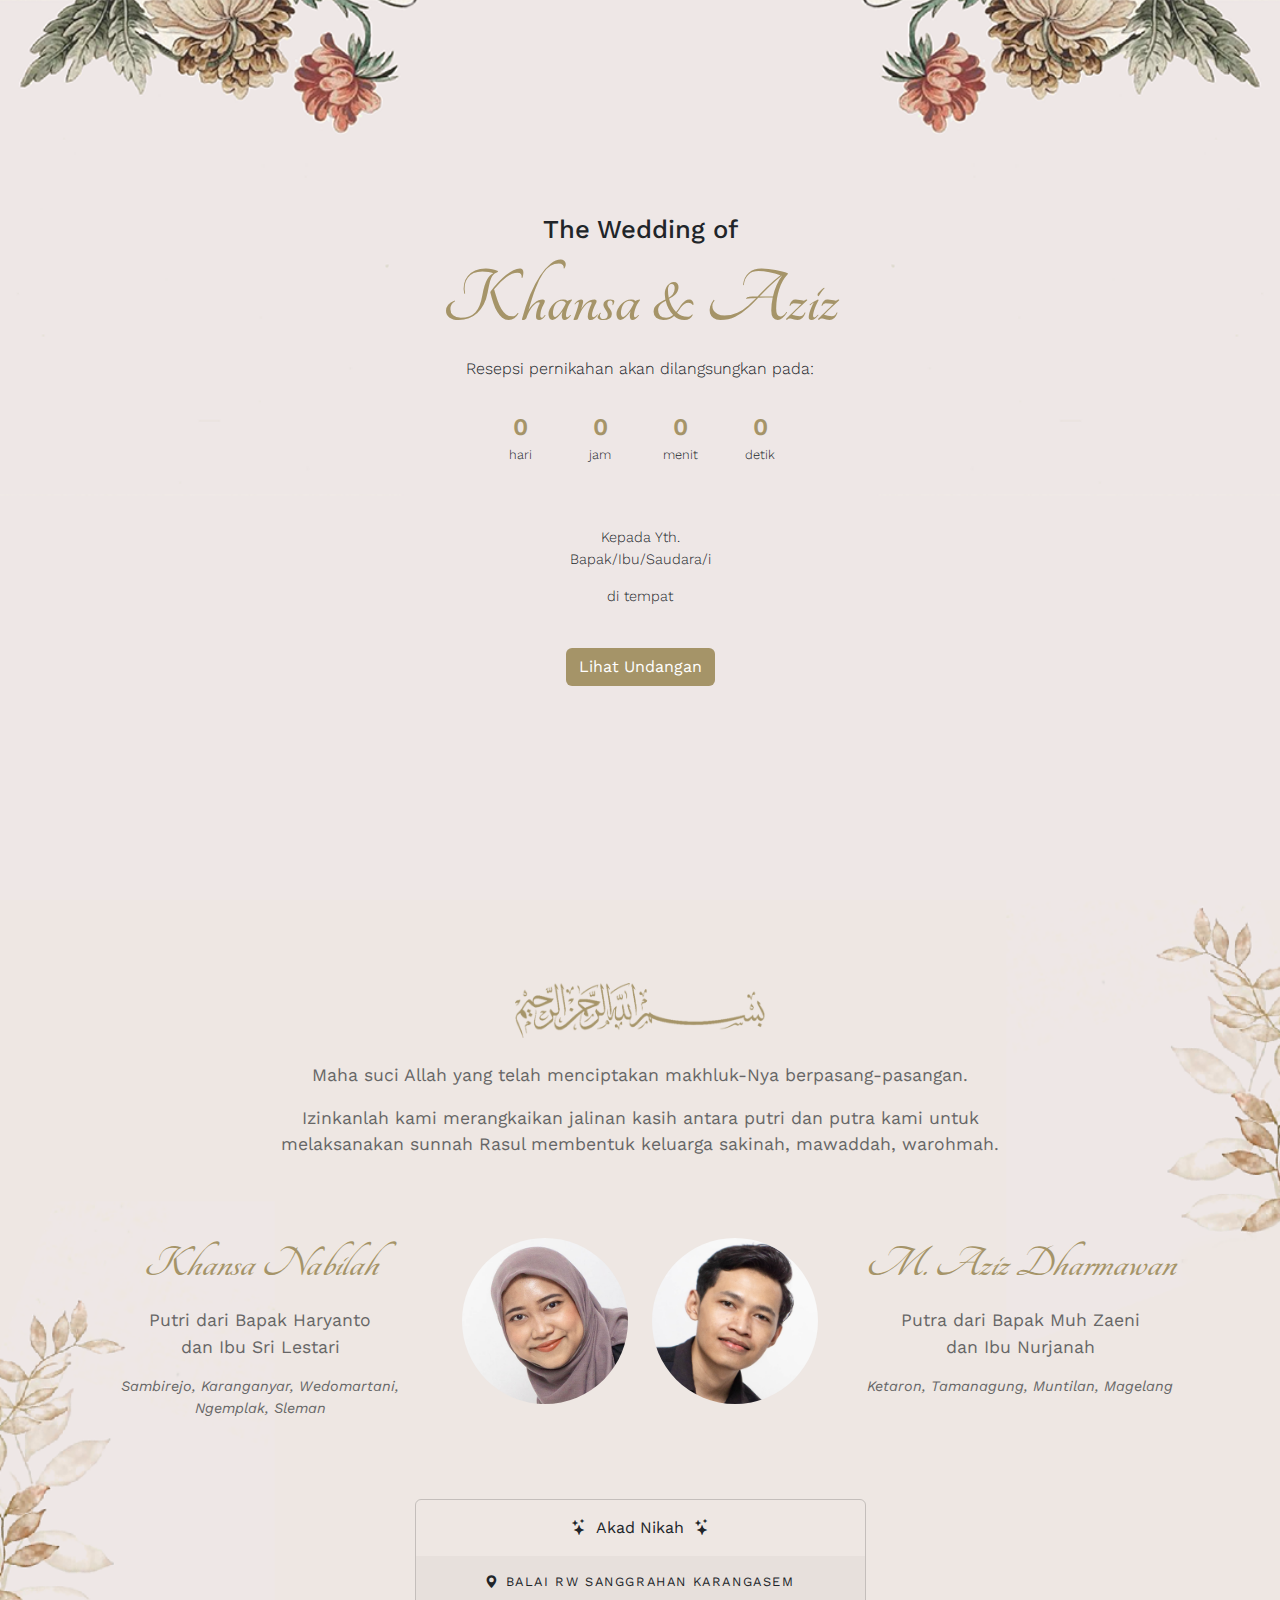
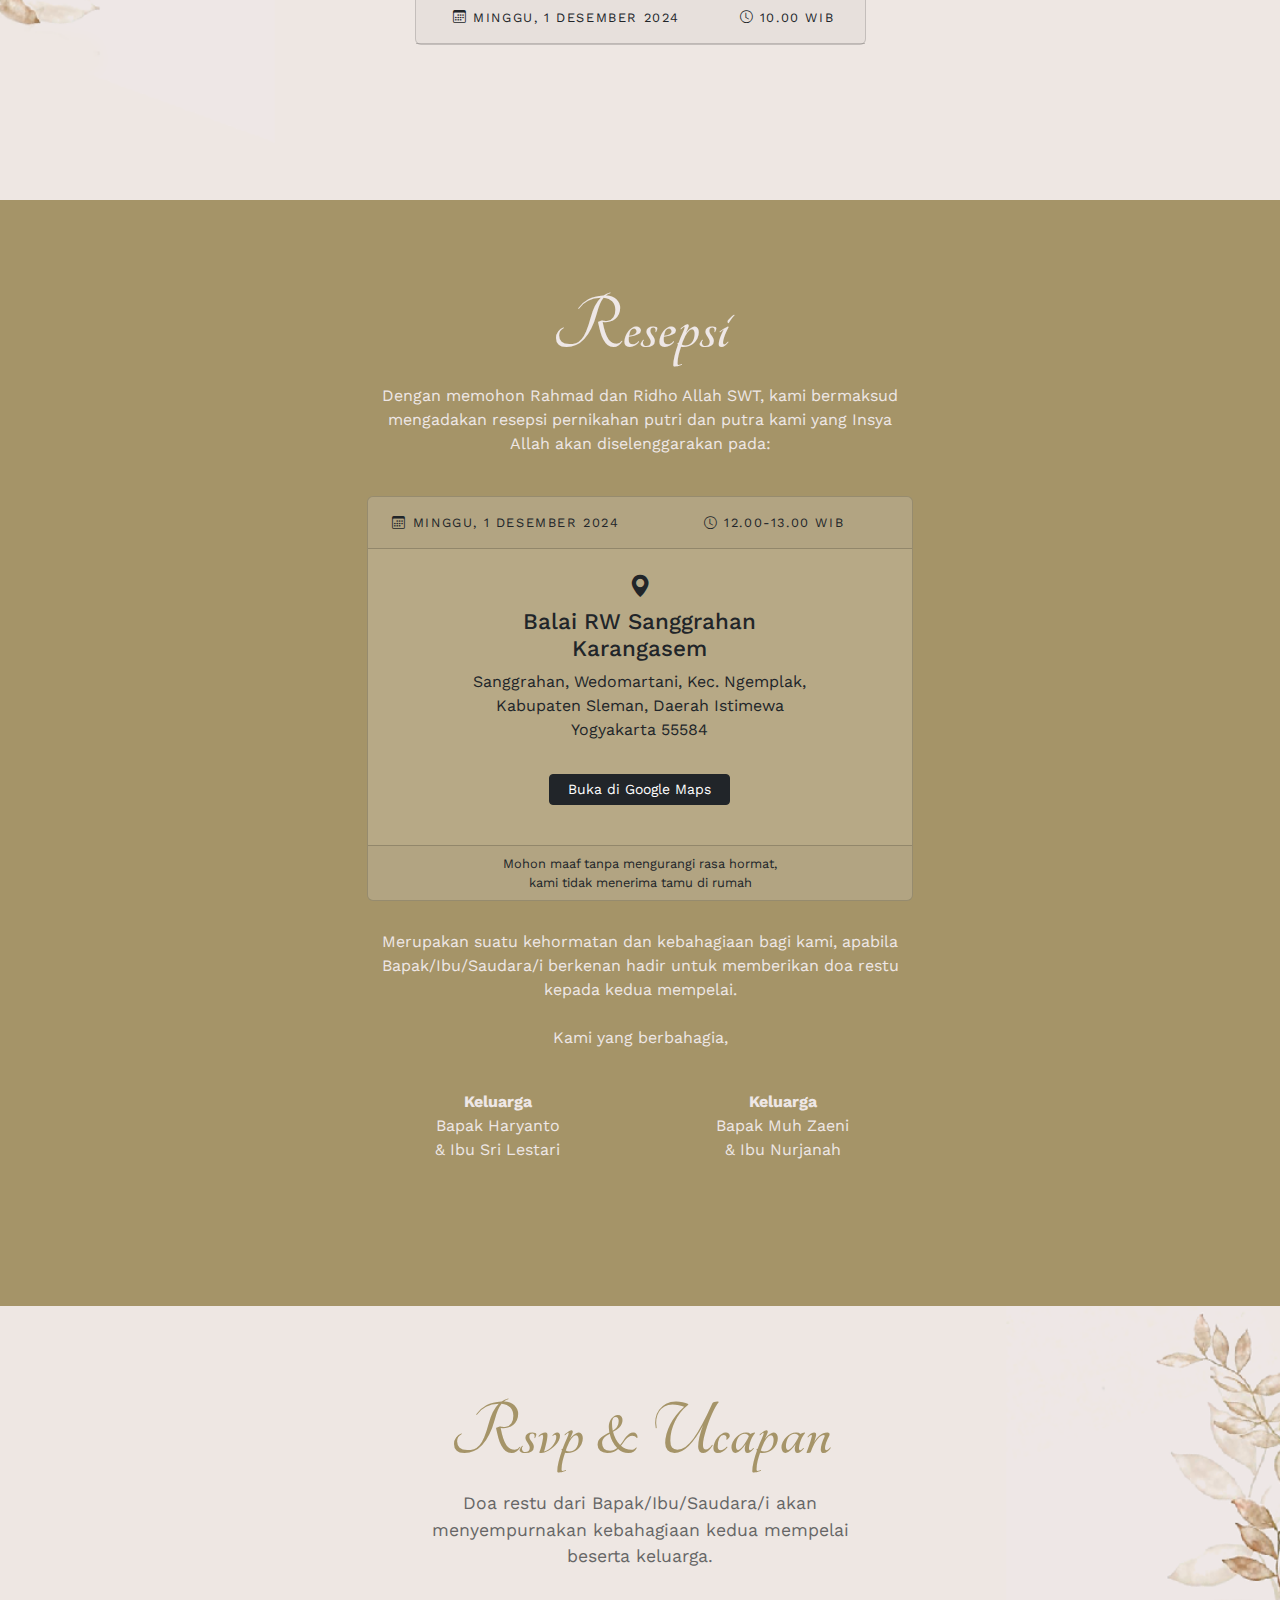
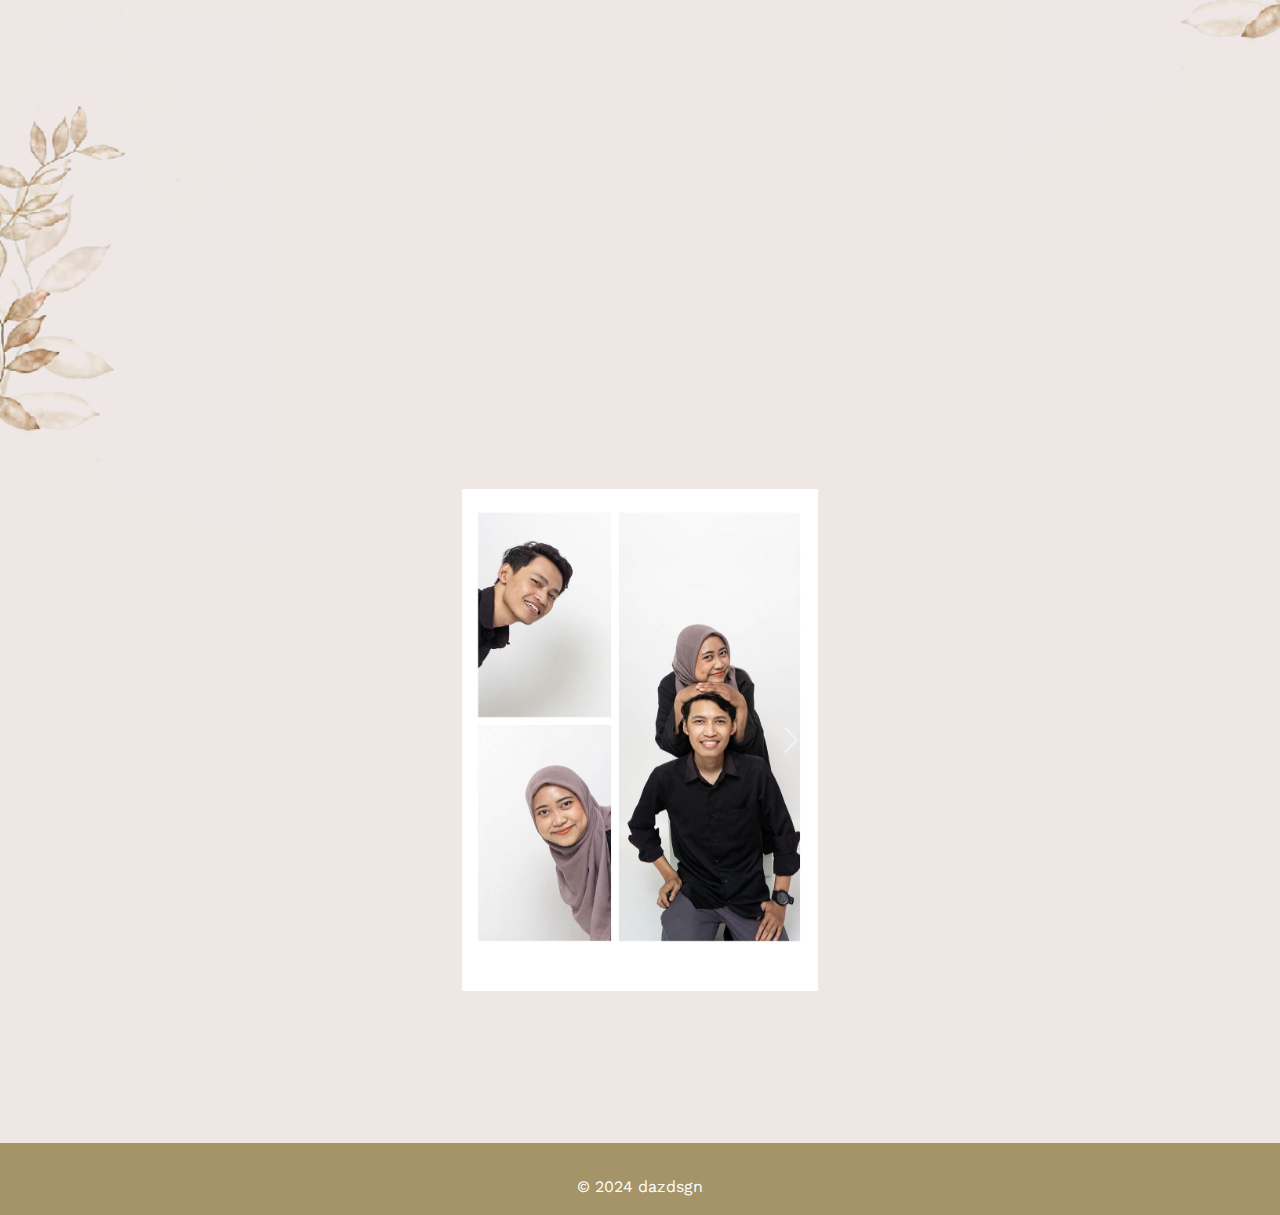
<file: res-sa/index.html>
<!doctype html>
<html lang="en">
  <head>
    <meta charset="utf-8">
    <meta name="viewport" content="width=device-width, initial-scale=1">
    <title>Khansa & Aziz Wedding</title>
    
    <meta property="og:title" content="Resepsi | Khansa & Aziz" />
    <!-- Description of the link -->
    <meta property="og:description" content="Minggu, 1 Desember 2024 di Sleman" />
    <!-- URL of the page -->
    <meta property="og:url" content="https://www.daz.biz.id/" />
    <!-- Type of content, usually "website" -->
    <meta property="og:type" content="website" />
    <!-- Thumbnail image URL -->
    <meta property="og:image" content="../img/resepsi-thumbnail.png" />
    <!-- Optional: Image dimensions -->
    <meta property="og:image:width" content="1200" />
    <meta property="og:image:height" content="630" />
    
    <link rel="icon" href="../img/fav.png" type="image/x-icon">
    <link href="https://cdn.jsdelivr.net/npm/bootstrap@5.3.3/dist/css/bootstrap.min.css" rel="stylesheet" integrity="sha384-QWTKZyjpPEjISv5WaRU9OFeRpok6YctnYmDr5pNlyT2bRjXh0JMhjY6hW+ALEwIH" crossorigin="anonymous">
    <link rel="preconnect" href="https://fonts.googleapis.com">
    <link rel="preconnect" href="https://fonts.gstatic.com" crossorigin>
    <link href="https://fonts.googleapis.com/css2?family=Tangerine:wght@400;700&family=Work+Sans:ital,wght@0,100..900;1,100..900&display=swap" rel="stylesheet">
    <link rel="stylesheet" href="../style.css">
    <link rel="stylesheet" href="../countdown/simplyCountdown.theme.default.css"/>
    <link rel="stylesheet" href="https://cdn.jsdelivr.net/npm/bootstrap-icons@1.11.3/font/bootstrap-icons.min.css">

    <script>
      function displayNama() {
        const params = new URLSearchParams(window.location.search);
        const nama = params.get('nama');
        if (nama) {
            document.getElementById("nama_display").textContent = nama;
            document.getElementById("nama").value = nama; // Set the value of the input field
            document.getElementById("nama").readOnly = true; // Make the input field read-only
        }
      }

      window.onload = displayNama;
    </script>
  </head>
  <body>
    <section id="hero" class="hero w-100 h-100 mx-auto text-center d-flex justify-content-center align-items-center">
      <main>
        <h4>The Wedding of</h4>
        <h1>Khansa & Aziz</h1>
        <p>Resepsi pernikahan akan dilangsungkan pada:</p>
        <div class="simply-countdown"></div>
        <div class="kepada">
          <p>Kepada Yth. <br> Bapak/Ibu/Saudara/i</p>
          <h5><div id="nama_display"></div></h5>
          <p>di tempat</p>
        </div>
        <a href="#home" class="btn btn-md mt-4" onclick="enableScroll()">Lihat Undangan</a>
      </main>
    </section>

    <section id="home" class="home w-100 h-100 text-center d-flex justify-content-center align-items-center">
      <div class="container">
        <div class="row justify-content-center">
          
          <div class="col-md-8 text-center">
            <img src="../img/bismillah.png" class="img-responsive" width="250" alt="">
            <br><br>
            <p> Maha suci Allah yang telah menciptakan makhluk-Nya berpasang-pasangan.</p>
            <p>Izinkanlah kami merangkaikan jalinan kasih antara putri dan putra kami untuk melaksanakan sunnah Rasul membentuk keluarga sakinah, mawaddah, warohmah.</p>
          </div>
        </div>
        <div class="row couple mt-5 my-5">
          <div class="col-lg-6 my-3">
            <div class="row">
              <div class="col-8">
                <h3>Khansa Nabilah</h3>
                <p>Putri dari Bapak Haryanto <br> dan Ibu Sri Lestari</p>
                <p class="alamat-rumah"><i>Sambirejo, Karanganyar, Wedomartani, Ngemplak, Sleman</i></p>
              </div>
              <div class="col-4">
                <img src="../img/khansa.png" alt="Aziz Dharma" class="img-responsive rounded-circle">
              </div>
            </div>
          </div>
          <div class="col-lg-6 my-3">
            <div class="row">
              <div class="col-4">
                <img src="../img/aziz.png" alt="Khansa Nabilah" class="img-responsive rounded-circle">
              </div>
              <div class="col-8">
                <h3>M. Aziz Dharmawan</h3>
                <p>Putra dari Bapak Muh Zaeni <br> dan Ibu Nurjanah</p>
                <p class="alamat-rumah"><i>Ketaron, Tamanagung, Muntilan, Magelang</i></p>
              </div>
            </div>
          </div>
        </div>
        <div class="row justify-content-center ">
          <div class="col-md-5 col-10">
            <div class="card text-center bg-transparent">
              <div class="card-body">
                <i class="bi bi-stars"></i>&nbsp Akad Nikah &nbsp<i class="bi bi-stars"></i>
              </div>
              <div class="card-header">
                <div class="row justify-content-center">
                  <div class="col-md-12 mt-2 my-2">
                    <i class="bi bi-geo-alt-fill"></i>
                    <span>Balai RW Sanggrahan Karangasem</span> 
                  </div>
                  <div class="col-md-8 mt-2 my-2">
                    <i class="bi bi-calendar3 "></i>
                    <span>Minggu, 1 Desember 2024</span>
                  </div>
                  <div class="col-md-4 mt-2 my-2">
                    <i class="bi bi-clock "></i>
                    <span>10.00 WIB</span>
                  </div>
                </div>
              </div>   
            </div>
          </div>
        </div>
        <br><br><br>
      </div>
    </section>

    <section id="info" class="info">
      <div class="container">
        <div class="row justify-content-center">
          <div class="col-md-6 col-10 text-center">
            <h2>Resepsi</h2>
            <p class="alamat">Dengan memohon Rahmad dan Ridho Allah SWT, kami bermaksud mengadakan resepsi pernikahan putri dan putra kami yang Insya Allah akan diselenggarakan pada:</p>
            <br>
            <div class="card text-center bg-transparent">
              <div class="card-header">
                <div class="row justify-content-center">
                  <div class="col-md-6 mt-2 my-2">
                    <i class="bi bi-calendar3 "></i>
                    <span>Minggu, 1 Desember 2024</span>
                  </div>
                  <div class="col-md-6 mt-2 my-2">
                    <i class="bi bi-clock "></i>
                    <span>12.00-13.00 WIB</span>
                  </div>
                </div>
              </div>
              <div class="card-body">
                <div class="row justify-content-center">
                  <div class="col-md-8 my-2">
                    <h4><i class="bi bi-geo-alt-fill"></i></h4>
                    <h4>Balai RW Sanggrahan Karangasem</h4>
                    <p>Sanggrahan, Wedomartani, Kec. Ngemplak, Kabupaten Sleman, Daerah Istimewa Yogyakarta 55584</p>
                    <a href="https://maps.app.goo.gl/jjqd51BHXH2yLbBe8" target="_blank" class="btn btn-dark btn-sm my-3">&nbsp Buka di Google Maps &nbsp</a>
                  </div>
                </div>
              </div>
              <div class="card-footer">
                <span>Mohon maaf tanpa mengurangi rasa hormat,<br> kami tidak menerima tamu di rumah</span>
              </div>  
            </div>
            <br>
            <p class="alamat">
              Merupakan suatu kehormatan dan kebahagiaan bagi kami, apabila Bapak/Ibu/Saudara/i berkenan hadir untuk memberikan doa restu kepada kedua mempelai. 
              <br><br>
              Kami yang berbahagia,
            </p>
            <br>
            <div class="row">
              <div class="col-6">
                <p class="alamat">
                  <b>Keluarga</b>
                  <br>Bapak Haryanto <br>& Ibu Sri Lestari
                </p>
              </div>
              <div class="col-6">
                <p class="alamat">
                  <b>Keluarga</b>
                  <br>Bapak Muh Zaeni <br>& Ibu Nurjanah
                </p>
              </div>
            </div>
          </div>
        </div>
      </div>
    </section>

    <section id="gift" class="gift text-center d-flex justify-content-center align-items-center">
      <div class="container">
        <div class="row justify-content-center">
          <div class="col-md-5 text-center">
              <h2>Rsvp & Ucapan</h2>
              <p>Doa restu dari Bapak/Ibu/Saudara/i akan menyempurnakan kebahagiaan kedua mempelai beserta keluarga.</p>
          </div>
          <!-- <div class="col-md-8">
              <form method="POST" action="proses.php">
                  <div class="mb-3">
                      <input type="text" class="form-control" id="nama" name="nama" placeholder="Nama" required>
                      </div>
                      <div class="mb-3">
                          <textarea class="form-control" id="ucapan" name="ucapan" rows="3" placeholder="Berikan Ucapan dan Doa" required></textarea>
                      </div>
                      <select class="form-select" id="konfirmasi" name="konfirmasi" required>
                          <option value="">Konfirmasi Kehadiran</option>
                          <option value="1">Hadir</option>
                          <option value="2">Tidak Hadir</option>
                          <option value="3">Masih Ragu</option>
                      </select>
                      <br>
                  <button type="submit" value="Submit" class="btn btn-emas">Berikan Ucapan</button>
              </form>
          </div>-->
          <div id="response"></div> 
          <div class="col-md-8 ucapan">
              <div class="d-flex flex-column flex-md-row gap-4 align-items-center justify-content-center">
                <iframe src="https://daz.biz.id/wedding/rsvp.php" width="100%" height="400px"></iframe>
              </div>
          </div>
      </div>
      <br><br><br>
        <div class="row justify-content-center">
          <div class="col-lg-4 col-md-12">
           <div id="carouselExampleAutoplaying" class="carousel slide" data-bs-ride="carousel">
              <div class="carousel-inner">
                <div class="carousel-item active">
                  <img src="../img/studio (1).jpg" class="d-block w-100" alt="...">
                </div>
                <div class="carousel-item">
                  <img src="../img/studio (2).jpg" class="d-block w-100" alt="...">
                </div>
                <div class="carousel-item">
                  <img src="../img/studio (3).jpg" class="d-block w-100" alt="...">
                </div>
                <div class="carousel-item">
                  <img src="../img/studio (4).jpg" class="d-block w-100" alt="...">
                </div>
                <div class="carousel-item">
                  <img src="../img/studio (5).jpg" class="d-block w-100" alt="...">
                </div>
                <div class="carousel-item">
                  <img src="../img/studio (6).jpg" class="d-block w-100" alt="...">
                </div>
                <div class="carousel-item">
                  <img src="../img/studio (7).jpg" class="d-block w-100" alt="...">
                </div>
                <div class="carousel-item">
                  <img src="../img/studio (8).jpg" class="d-block w-100" alt="...">
                </div>
                <div class="carousel-item">
                  <img src="../img/studio (9).jpg" class="d-block w-100" alt="...">
                </div>

              </div>
              <button class="carousel-control-prev" type="button" data-bs-target="#carouselExampleAutoplaying" data-bs-slide="prev">
                <span class="carousel-control-prev-icon" aria-hidden="true"></span>
                <span class="visually-hidden">Previous</span>
              </button>
              <button class="carousel-control-next" type="button" data-bs-target="#carouselExampleAutoplaying" data-bs-slide="next">
                <span class="carousel-control-next-icon" aria-hidden="true"></span>
                <span class="visually-hidden">Next</span>
              </button>
            </div>
            <br><br><br>
          </div>
        </div>
      </div>
      
    </section>

    <footer class="btn-emas text-white">
      <div class="container py-3">
        <div class="text-center mt-3">
          <p class="mb-0">© 2024 dazdsgn</p>
        </div>
      </div>
    </footer>

    <script src="https://cdn.jsdelivr.net/npm/bootstrap@5.3.3/dist/js/bootstrap.bundle.min.js" integrity="sha384-YvpcrYf0tY3lHB60NNkmXc5s9fDVZLESaAA55NDzOxhy9GkcIdslK1eN7N6jIeHz" crossorigin="anonymous"></script>
    <script src="../countdown/simplyCountdown.min.js"></script>
    
    <script>
      simplyCountdown('.simply-countdown', {
        year: 2024, // required
        month: 12, // required
        day: 1, // required
        hours: 12, // Default is 0 [0-23] integer
        words: { //words displayed into the countdown
            days: { singular: 'hari', plural: 'hari' },
            hours: { singular: 'jam', plural: 'jam' },
            minutes: { singular: 'menit', plural: 'menit' },
            seconds: { singular: 'detik', plural: 'detik' }
        },
      })
    </script>

    <script>
      const rootElement = document.querySelector(":root");

      function disableScroll(){
        const scrollTop = window.pageYOffset || document.documentElement.scrollTop;
        const scrollLeft = window.pageXOffset || document.documentElement.scrollLeft;

        window.onscroll = function() {
          window.scrollTo(scrollTop, scrollLeft);
        }
        
        rootElement.style.scrollBehavior = 'auto';
      }

      function enableScroll() {
        window.onscroll = function() {
          rootElement.style.scrollBehavior = 'smooth';
        }
      }

      // disableScroll();
    </script>
</body>
</html>
</file>
<file: style.css>
:root {
    --emas: #a59468;
    --bg: #eee7e6;
    --shadow: 0 2px 2px rgba(0 0 0 / 0.5);
}

body {
    /* font-size: 1.2rem; */
    font-family: "Work Sans", sans-serif;
    /* min-height: 4000px; */
}

/* .hero::before {
    content: '';
    position: absolute;
    top: 0;
    left: 0;
    width: 100%;
    height: 100%;
    background-image: url(img/bg-1.png);
    background-color: var(--bg);
    background-size: cover;
    background-position: top;
    z-index: -1;
} */

.emas {
    color: var(--emas);
}

.text-kecil {
    color: grey;
    font-size: small;
}

.text-kecil-banget {
    color: grey;
    font-size: x-small;
    font-weight: 500 !important;
}

h6 {
    font-weight: 600;
    margin-bottom: 0px !important;
}

.hero {
    min-height: 100vh;
    background-image: url(img/bg-1.png);
    background-size: cover;
    background-position: top;
    background-color: var(--bg);
}  

.hero h1 {
    font-family: "Tangerine", cursive;
    font-size: 5rem;
    color: var(--emas);
    font-weight: 600;
}
.hero h4 {
    font-size: 1.6rem;
    /* color: var(--bg); */
}


.hero p {
    font-size: 1rem;
    /* color: var(--bg); */
    font-weight: 300;
}

.btn-emas, .hero a {
    color: white;
    background-color: var(--emas);
}

.hero a:hover {
    color: var(--emas);
    background-color: var(--bg);
}

.hero .kepada {
    padding-top: 50px;
}

.hero .kepada p {
    font-size: 0.9rem;
}

.mynavbar {
    background-color: rgba(255 255 255 / 1) !important;
    /* backdrop-filter: blur(4px); */
}

.ucapan {
    margin-top: 2rem;
    background-color: transparent !important;
    text-align: left;
    max-height: 400px !important; /* Batas tinggi maksimum */
    overflow-y: auto;  /* Menambahkan scrollbar vertikal */
}

.pesan-ucapan {
    font-size: 1rem;
}



.mynavbar .navbar-brand, 
.mynavbar .offcanvas-title {
    font-family: "Tangerine", cursive;
    font-size: 2rem;
    color: #a59468;
    font-weight: 600;
} 

.mynavbar .nav-link {
    text-transform: uppercase;
}

.home {
    background-image: url(img/bg-2.png);
    background-color: var(--emas);
    min-height: 100vh;
    background-size: cover;
    background-position: top;
    z-index: -1;
    /* margin-top: -6rem; */
    padding-top: 5rem;
    padding-bottom: 5rem;
}

.gift {
    background-image: url(img/bg-2.png);
    background-color: var(--emas);
    /* min-height: 100vh; */
    background-size: cover;
    background-position: top;
    z-index: -1;
    /* margin-top: -6rem; */
    padding-top: 5rem;
    padding-bottom: 5rem;
}

.home h2 {
    color: var(--emas);
    font-family: "Tangerine", cursive;
    font-size: 2.8rem;
    font-weight: 600;
}

.home h3 {
    color: #444;
    font-size: 1.2rem;
    margin-bottom: 1rem;
    font-style: italic;
}

.home p, .gift p {
    font-size: 1.1rem;
    color: #666;
}



.home .couple {
    margin-top: 30px;
    margin-bottom: 30px;
}

.home h3 {
    color: var(--emas);
    font-family: "Tangerine", cursive;
    font-size: 2.8rem;
    font-weight: 600;
}

.home .couple img {
    width: 100%;
}

.home .alamat-rumah {
    font-size: 0.9rem;
}

.countdown-part {
    padding-top: 60px;
    min-height: 300px;
    background-color: var(--bg);
}

.countdown-part p {
    padding-top: 15px;
    text-align: center;
    font-size: 1.2rem;
    font-weight: 300;

}

.info {
    background-image: url(img/bg-3.png);
    background-size: cover;
    background-position: top;
    background-color: var(--bg);
    color: #444;
    padding-top: 5rem;
    padding-bottom: 8rem;
}

.info h2 {
    color: var(--bg);
    font-family: "Tangerine", cursive;
    font-size: 5rem;
    font-weight: 600;
}

.gift h2 {
    color: var(--emas);
    font-family: "Tangerine", cursive;
    font-size: 5rem;
    font-weight: 600;
}

.info h4 {
    /* color: var(--bg); */
    font-size: 1.4rem;
    font-weight: 500;
}
.info h5 {
    color: var(--bg);
    /* font-size: 1.4rem; */
    font-weight: 500;
}

.info p {
    font-size: 1rem;
}

.info .alamat {
    color: var(--bg);
    font-size: 1rem !important;
}

.info .card {
    background-color: rgba(255, 255, 255, 0.2) !important;
    margin-bottom: 5px;
}

.info .card-header {
    text-transform: uppercase;
    letter-spacing: 0.1rem;
    font-size: 0.8rem;
}

.home .card-header {
    text-transform: uppercase;
    letter-spacing: 0.1rem;
    font-size: 0.8rem;
}

.info .card-footer {
    font-size: 0.8rem !important;
}

.info .card-body {
    font-size: 1.1rem;

}

.info .card-footer {
    font-size: 1rem;
}



/* Media Query */
/* Larger than Laptop */
@media only screen and (min-width: 1200px) {
    .simply-countdown > .simply-section {
        padding: 40px !important;
        font-size: 1rem !important;
    }

    .simply-countdown > .simply-countdown {
        font-size: 0.4rem !important;
    }
    .hero {

        background-image: url(img/bg-hero-pc.png);
        background-size: cover;
        background-position: top;
        background-color: var(--bg);
    }  

    .home, .gift {
        background-image: url(img/bg-home-pc.png);
        background-color: var(--emas);
        /* min-height: 100vh; */
        background-size: cover;
        background-position: top;
        z-index: -1;
        /* margin-top: -6rem; */
        padding-top: 5rem;
        padding-bottom: 5rem;
    }
}
/* Laptop */
@media (max-width: 992px) {
    html {
        font-size: 80%;
    }

    .simply-countdown > .simply-section {
        padding: 40px !important;
    }

}
/* Tablet */
@media (max-width: 768px) {
    html {
        font-size: 65%;
    }

    .simply-countdown > .simply-section {
        padding: 40px !important;
        margin: 5px;
    }

    .mynavbar .nav-link {
        font-size: 2rem;
        text-align: center;
        
    }
    
}
/* Mobile */
@media (max-width: 576px) {
    html {
        font-size: 85%;
    }

    .simply-countdown > .simply-section {
        padding: 45px;
        margin: 3px;
    }

    .home, .gift {
        padding-left: 30px;
        padding-right: 30px;
    }
}
</file>
<file: countdown/simplyCountdown.theme.default.css>
.simply-countdown {
    overflow:hidden;
    display:table;
    font-family: "Work Sans", sans-serif;
    margin: auto
}

.simply-countdown>.simply-section {
    width:30px;
    height:30px;
    padding:30px;   
    display:flex;
    align-items:center;
    justify-content:center;
    float:left;
    margin:0px;
    background:transparent;
    box-shadow:0 0px 0px rgba(0,0,0,0),0 0px 0px rgba(0,0,0,0);
    border-radius: 10%;
}

.simply-amount {
    font-size: 1.5rem;
    font-weight: 600;
    color: #a59468;
}
    
.simply-countdown>.simply-section .simply-amount,.simply-countdown>.simply-section .simply-word {
    display:block;text-align:center
}
 
.simply-word {
    font-weight: 300 !important;
    font-size: 0.8rem !important;
}

.caption-countdown {
    font-weight: 300 !important;
    margin-bottom: 6rem !important;
}
</file>
